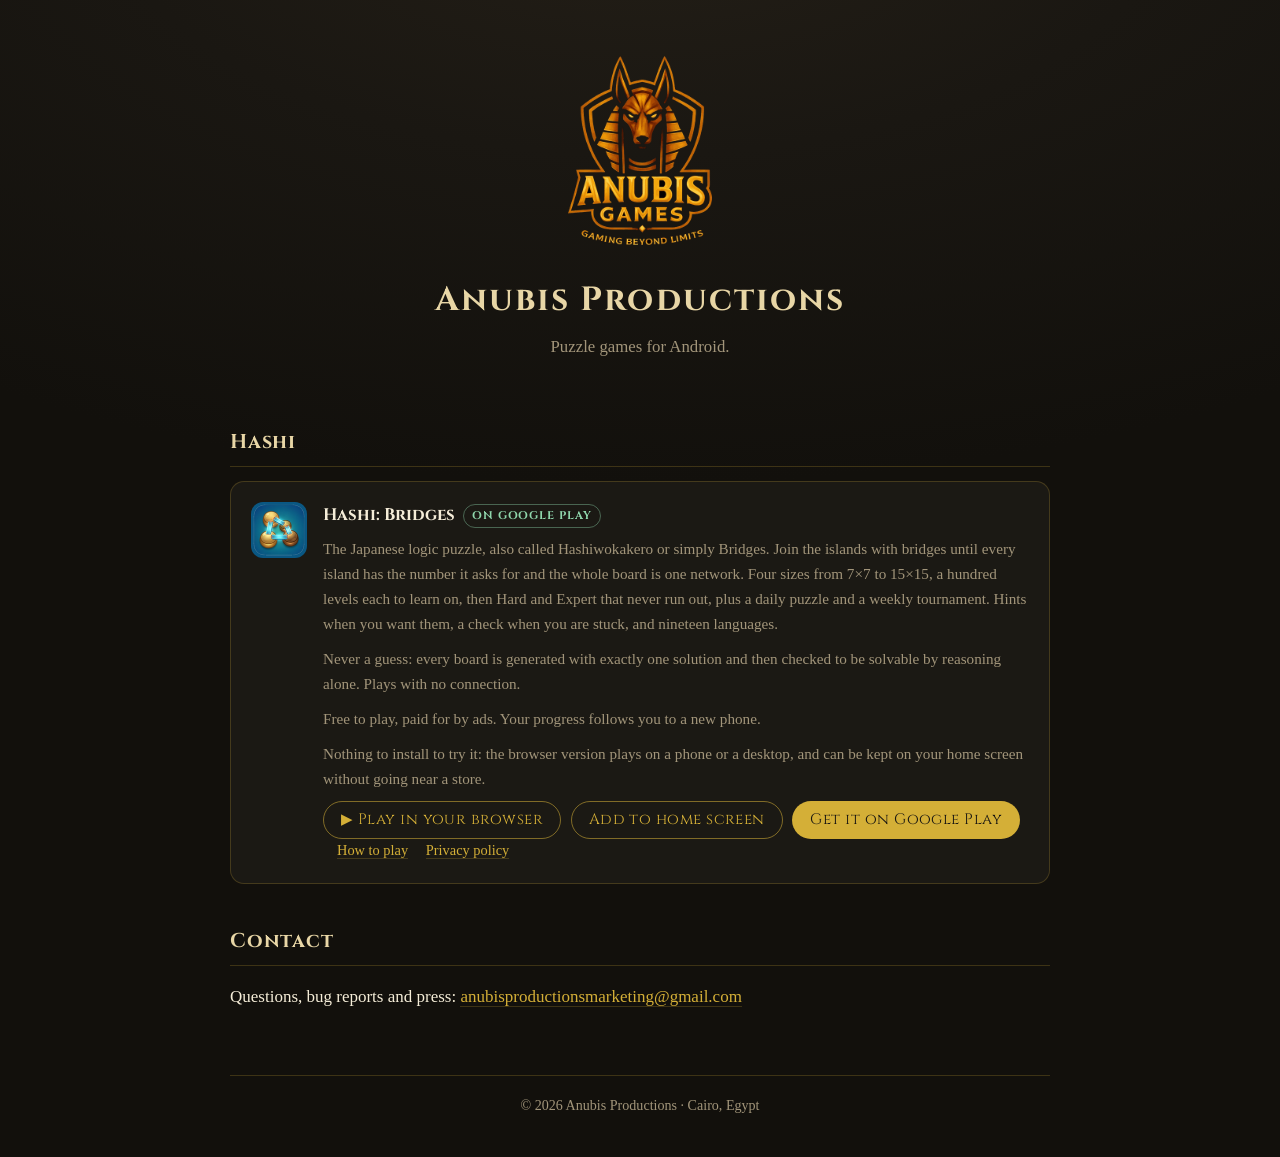
<file: index.html>
<!doctype html>
<html lang="en">
<head>
<meta charset="utf-8">
<meta name="viewport" content="width=device-width, initial-scale=1">
<meta name="google-site-verification" content="X5XNiFXGBZVFxzrufDJPLl8u-9448h1SgNMtmITYtWI">
<title>Anubis Productions: Hashi, the bridges puzzle</title>
<meta name="description" content="Hashi, the Japanese bridges puzzle, free on Android and playable in your browser. Four sizes, a daily puzzle, a weekly tournament, and never a guess.">
<link rel="canonical" href="https://anubisproductions.github.io/">
<link rel="icon" sizes="32x32" href="assets/anubis-icon-32.png">
<link rel="icon" sizes="256x256" href="assets/anubis-icon-256.png">
<link rel="stylesheet" href="style.css">

<!-- Share cards. A link posted anywhere is clicked or ignored on the strength
     of these three lines and the image, so they are not an afterthought. -->
<meta property="og:type" content="website">
<meta property="og:site_name" content="Anubis Productions">
<meta property="og:url" content="https://anubisproductions.github.io/">
<meta property="og:title" content="Hashi: the Japanese bridges puzzle">
<meta property="og:description" content="Join the islands with bridges. Free on Android, and playable right now in your browser, with no install and no account.">
<meta property="og:image" content="https://anubisproductions.github.io/assets/hashi-share.png">
<meta property="og:image:width" content="1200">
<meta property="og:image:height" content="630">
<meta property="og:image:alt" content="Hashi: Bridges &amp; Islands, the Japanese logic puzzle">
<meta name="twitter:card" content="summary_large_image">
<meta name="twitter:title" content="Hashi: the Japanese bridges puzzle">
<meta name="twitter:description" content="Join the islands with bridges. Free on Android, and playable right now in your browser.">
<meta name="twitter:image" content="https://anubisproductions.github.io/assets/hashi-share.png">

<script type="application/ld+json">
{
  "@context": "https://schema.org",
  "@type": "SoftwareApplication",
  "name": "Hashi: Bridges & Islands",
  "alternateName": ["Hashi", "Hashiwokakero", "Bridges"],
  "applicationCategory": "GameApplication",
  "applicationSubCategory": "Puzzle",
  "operatingSystem": "Android 7.0 and later",
  "url": "https://anubisproductions.github.io/",
  "installUrl": "https://play.google.com/store/apps/details?id=com.anubisproductions.hashi&referrer=utm_source%3Danubis-site%26utm_medium%3Dweb%26utm_campaign%3Drich-result",
  "image": "https://anubisproductions.github.io/assets/hashi-share.png",
  "description": "Hashi, also called Hashiwokakero or Bridges, is a Japanese logic puzzle. Every island carries a number; draw bridges between them until each island has exactly as many bridges as its number says, no two bridges cross, and the whole board is one network.",
  "offers": { "@type": "Offer", "price": "0", "priceCurrency": "USD" },
  "author": { "@type": "Organization", "name": "Anubis Productions" }
}
</script>

<!-- Measurement. Consent defaults to denied inside this file; see the
     privacy policy for what it records. -->
<!-- Installable from any page: the manifest is scoped to the whole site and
     starts the game, so somebody reading the rules can keep it without first
     finding their way to the board. -->
<link rel="manifest" href="/manifest.webmanifest">
<meta name="theme-color" content="#12100c">
<meta name="mobile-web-app-capable" content="yes">
<meta name="apple-mobile-web-app-capable" content="yes">
<meta name="apple-mobile-web-app-title" content="Hashi">
<link rel="apple-touch-icon" href="/assets/hashi-icon-192.png">
<script src="/assets/install.js"></script>
<script src="/assets/analytics.js" defer></script>
</head>
<body>
<div class="wrap">

<header>
	<img src="assets/anubis-logo-shield.png" alt="Anubis Productions">
	<h1>Anubis Productions</h1>
	<p class="tagline">Puzzle games for Android.</p>
</header>

<main>
	<h2>Hashi</h2>
	<div class="apps one">

		<div class="app">
			<img src="assets/hashi-icon.png" alt="">
			<div>
				<h3>Hashi: Bridges<span class="badge live">On Google Play</span></h3>
				<p>The Japanese logic puzzle, also called Hashiwokakero or simply
				Bridges. Join the islands with bridges until every island has the
				number it asks for and the whole board is one network. Four sizes from
				7×7 to 15×15, a hundred levels each to learn on, then Hard and Expert
				that never run out, plus a daily puzzle and a weekly tournament. Hints
				when you want them, a check when you are stuck, and nineteen languages.</p>
				<p>Never a guess: every board is generated with exactly one solution
				and then checked to be solvable by reasoning alone. Plays with no
				connection.</p>
				<p>Free to play, paid for by ads. Your progress follows you to a new
				phone.</p>
				<p>Nothing to install to try it: the browser version plays on a phone
				or a desktop, and can be kept on your home screen without going near a
				store.</p>
				<div class="links">
					<a class="cta secondary" href="play/hashi/">▶ Play in your browser</a>
					<button type="button" class="cta secondary" data-install hidden>Add to home screen</button>
					<a class="cta" href="https://play.google.com/store/apps/details?id=com.anubisproductions.hashi&amp;referrer=utm_source%3Danubis-site%26utm_medium%3Dweb%26utm_campaign%3Dhomepage">Get it on Google Play</a>
					<a href="hashi/how-to-play.html">How to play</a>
					<a href="privacy/hashi.html">Privacy policy</a>
				</div>
			</div>
		</div>

	</div>

	<h2>Contact</h2>
	<p>Questions, bug reports and press:
	<a href="mailto:anubisproductionsmarketing@gmail.com">anubisproductionsmarketing@gmail.com</a></p>
</main>

<footer>
	© 2026 Anubis Productions · Cairo, Egypt
</footer>

</div>
</body>
</html>
</file>
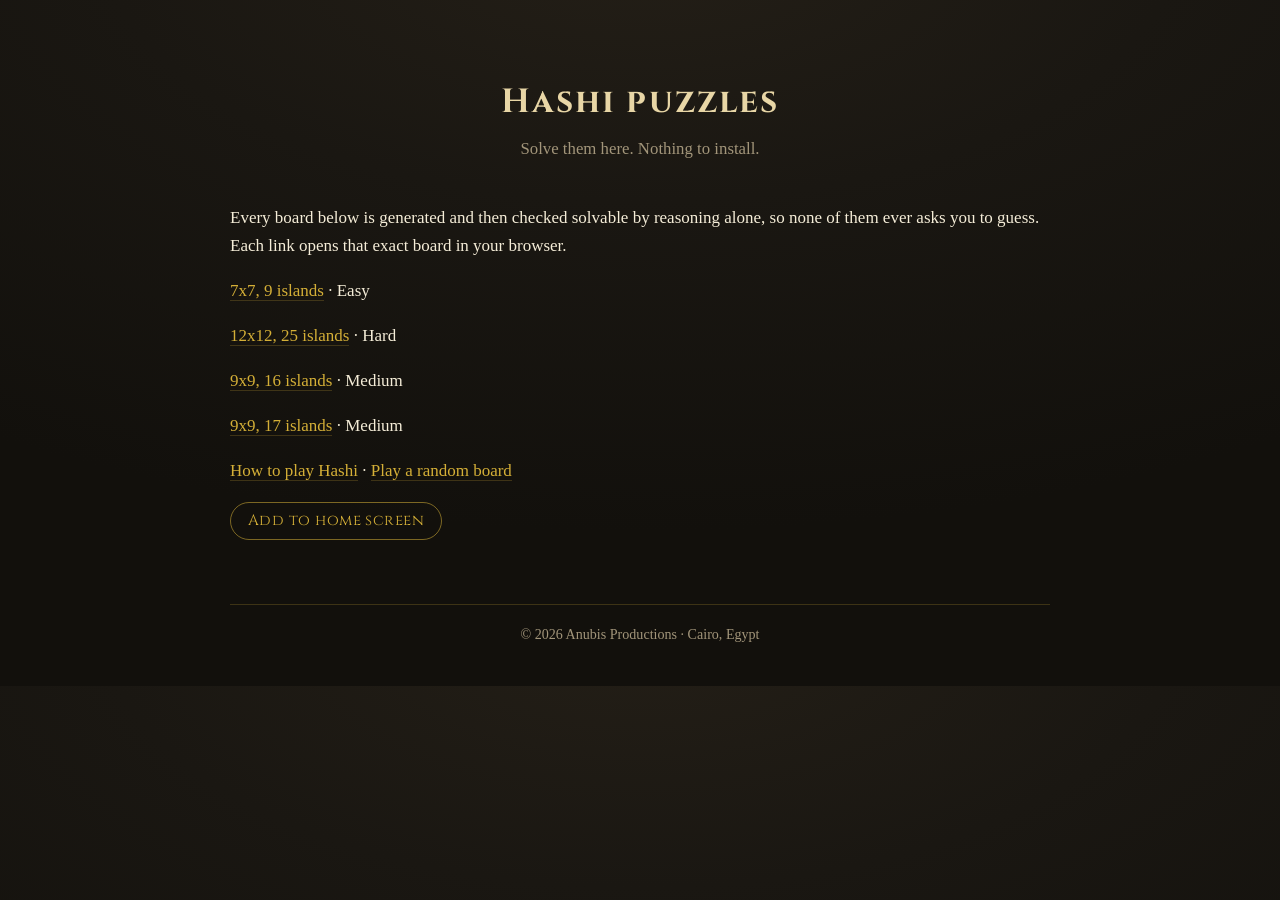
<file: puzzles/index.html>
<!doctype html>
<html lang="en">
<head>
<meta charset="utf-8">
<meta name="viewport" content="width=device-width, initial-scale=1">
<title>Hashi puzzles to solve, free and in your browser</title>
<meta name="description" content="Hashi boards you can solve right now in a browser, with nothing to install. Every one is generated so that it never needs a guess.">
<link rel="canonical" href="https://anubisproductions.github.io/puzzles/">
<link rel="icon" sizes="32x32" href="/assets/anubis-icon-32.png">
<link rel="icon" sizes="256x256" href="/assets/anubis-icon-256.png">
<link rel="stylesheet" href="/style.css">
<meta property="og:type" content="website">
<meta property="og:site_name" content="Anubis Productions">
<meta property="og:url" content="https://anubisproductions.github.io/puzzles/">
<meta property="og:title" content="Hashi puzzles to solve, free and in your browser">
<meta property="og:description" content="Boards you can solve right now, with nothing to install. None of them ever needs a guess.">
<meta property="og:image" content="https://anubisproductions.github.io/assets/hashi-share.png">
<meta name="twitter:card" content="summary_large_image">
<meta name="twitter:image" content="https://anubisproductions.github.io/assets/hashi-share.png">
<link rel="manifest" href="/manifest.webmanifest">
<meta name="theme-color" content="#12100c">
<link rel="apple-touch-icon" href="/assets/hashi-icon-192.png">
<script src="/assets/analytics.js" defer></script>
<script src="/assets/install.js"></script>
</head>
<body>
<div class="wrap">

<header>
	<h1>Hashi puzzles</h1>
	<p class="tagline">Solve them here. Nothing to install.</p>
</header>

<main>
	<p>Every board below is generated and then checked solvable by reasoning
	alone, so none of them ever asks you to guess. Each link opens that exact
	board in your browser.</p>

	<p><a href="/puzzles/easy-11/">7x7, 9 islands</a> &middot; Easy</p>
	<p><a href="/puzzles/hard-8/">12x12, 25 islands</a> &middot; Hard</p>
	<p><a href="/puzzles/medium-15/">9x9, 16 islands</a> &middot; Medium</p>
	<p><a href="/puzzles/medium-35/">9x9, 17 islands</a> &middot; Medium</p>

	<p><a href="/hashi/how-to-play.html">How to play Hashi</a> &middot;
	<a href="/play/hashi/">Play a random board</a></p>

	<p><button type="button" class="cta secondary" data-install hidden>Add to home screen</button></p>
</main>

<footer>
	&copy; 2026 Anubis Productions &middot; Cairo, Egypt
</footer>

</div>
</body>
</html>
</file>
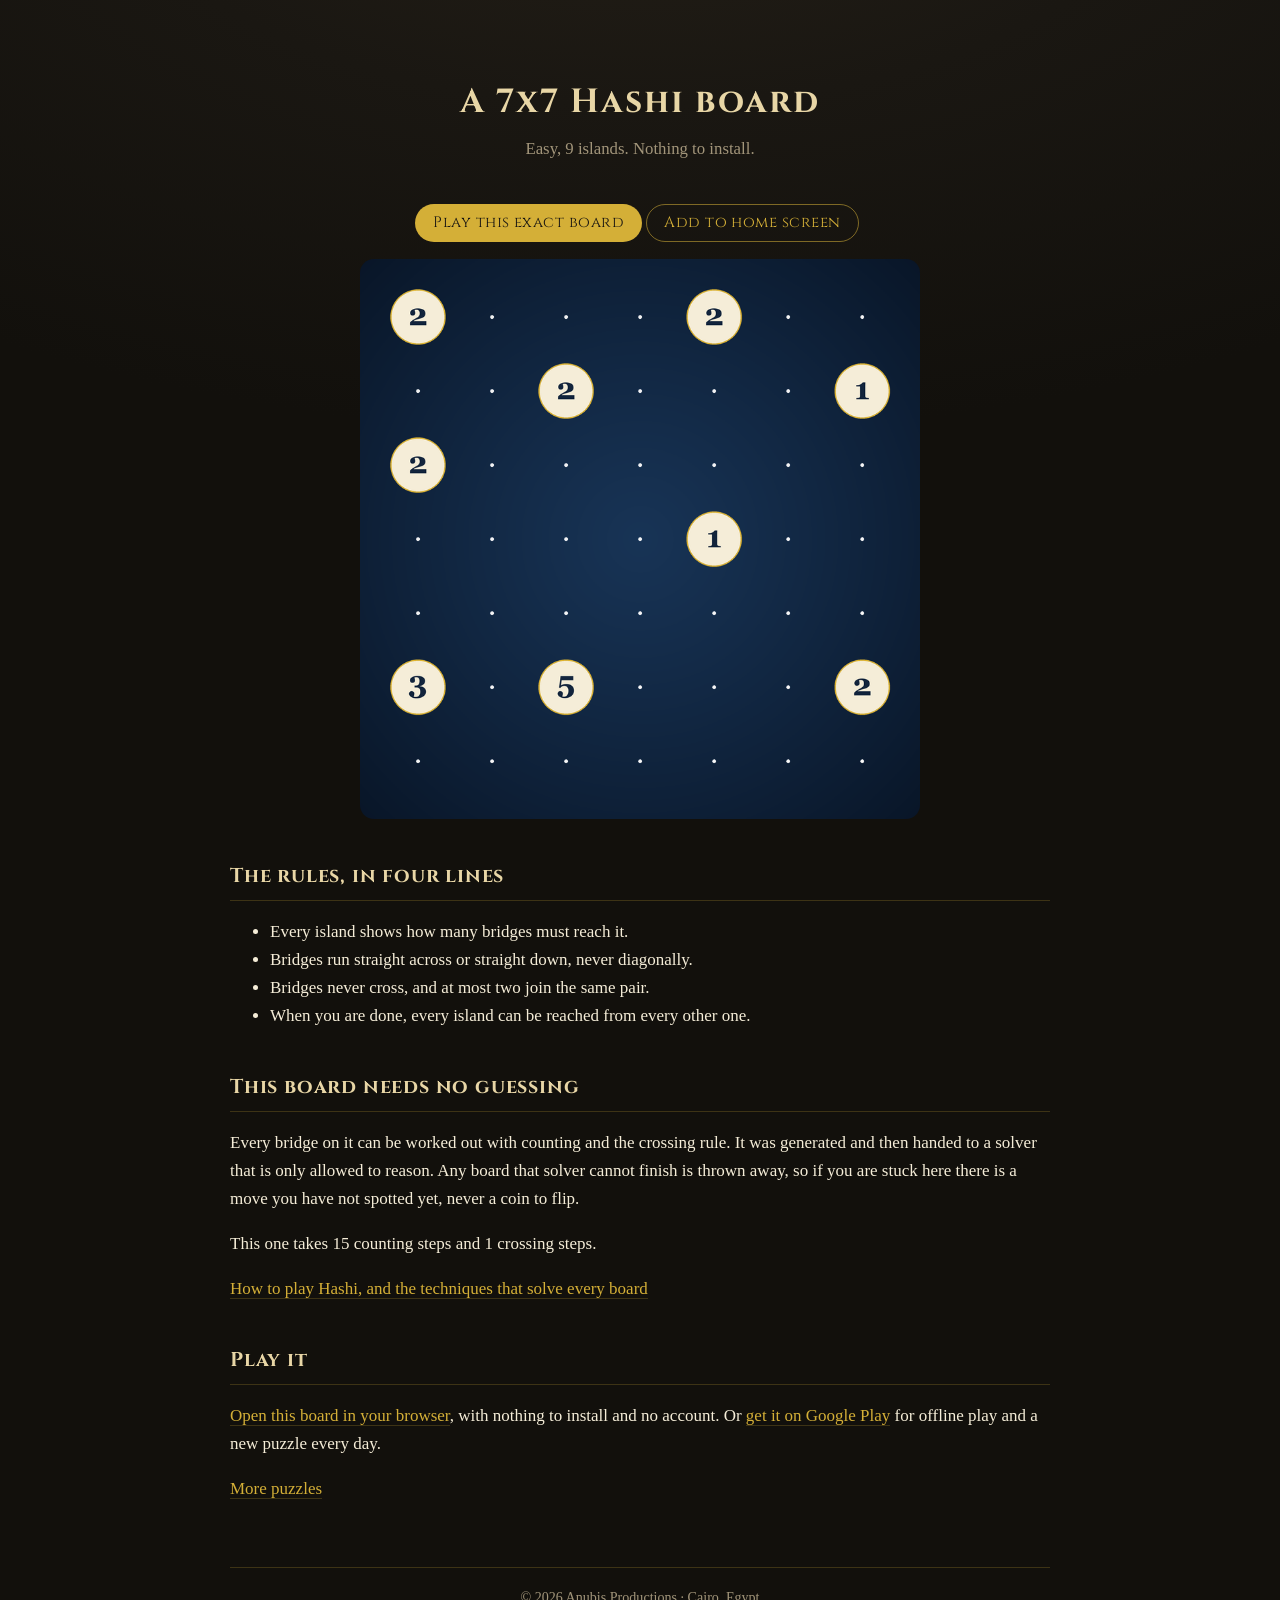
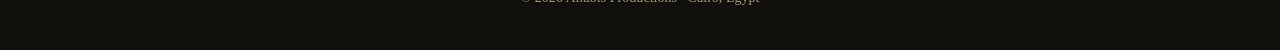
<file: puzzles/easy-11/index.html>
<!doctype html>
<html lang="en">
<head>
<meta charset="utf-8">
<meta name="viewport" content="width=device-width, initial-scale=1">
<title>Hashi puzzle easy-11, a 7x7 board you can solve in your browser</title>
<meta name="description" content="A 7x7 Hashi board with 9 numbered islands, free to solve in your browser. Generated so it never needs a guess.">
<link rel="canonical" href="https://anubisproductions.github.io/puzzles/easy-11/">
<link rel="icon" sizes="32x32" href="/assets/anubis-icon-32.png">
<link rel="icon" sizes="256x256" href="/assets/anubis-icon-256.png">
<link rel="stylesheet" href="/style.css">

<!-- The board is the share card. A link to a puzzle should preview as the
     puzzle, not as a logo. -->
<meta property="og:type" content="article">
<meta property="og:site_name" content="Anubis Productions">
<meta property="og:url" content="https://anubisproductions.github.io/puzzles/easy-11/">
<meta property="og:title" content="Hashi puzzle easy-11, a 7x7 board you can solve in your browser">
<meta property="og:description" content="A 7x7 Hashi board with 9 numbered islands, free to solve in your browser. Generated so it never needs a guess.">
<meta property="og:image" content="https://anubisproductions.github.io/puzzles/easy-11/board.png">
<meta property="og:image:width" content="832">
<meta property="og:image:height" content="832">
<meta property="og:image:alt" content="A 7x7 Hashi board with 9 numbered islands">
<meta name="twitter:card" content="summary_large_image">
<meta name="twitter:title" content="Hashi puzzle easy-11, a 7x7 board you can solve in your browser">
<meta name="twitter:description" content="A 7x7 Hashi board with 9 numbered islands, free to solve in your browser. Generated so it never needs a guess.">
<meta name="twitter:image" content="https://anubisproductions.github.io/puzzles/easy-11/board.png">

<script type="application/ld+json">
{
  "@context": "https://schema.org",
  "@type": "Game",
  "name": "Hashi puzzle easy-11, a 7x7 board you can solve in your browser",
  "url": "https://anubisproductions.github.io/puzzles/easy-11/",
  "image": "https://anubisproductions.github.io/puzzles/easy-11/board.png",
  "description": "A 7x7 Hashi board with 9 numbered islands, free to solve in your browser. Generated so it never needs a guess.",
  "genre": "Puzzle",
  "gamePlatform": ["Web browser", "Android"],
  "author": { "@type": "Organization", "name": "Anubis Productions" }
}
</script>

<link rel="manifest" href="/manifest.webmanifest">
<meta name="theme-color" content="#12100c">
<link rel="apple-touch-icon" href="/assets/hashi-icon-192.png">
<script src="/assets/analytics.js" defer></script>
<script src="/assets/install.js"></script>
</head>
<body>
<div class="wrap">

<header>
	<h1>A 7x7 Hashi board</h1>
	<p class="tagline">Easy, 9 islands. Nothing to install.</p>
</header>

<main>
	<p style="text-align:center">
		<a class="cta" href="/play/hashi/?level=easy-11&amp;utm_source=anubis-site&amp;utm_medium=web&amp;utm_campaign=puzzle-page">Play this exact board</a>
		<button type="button" class="cta secondary" data-install hidden>Add to home screen</button>
	</p>

	<p><img src="board.png" alt="A 7x7 Hashi board with 9 numbered islands" style="width:100%;max-width:560px;display:block;margin:0 auto;border-radius:14px"></p>

	<h2>The rules, in four lines</h2>
	<ul>
		<li>Every island shows how many bridges must reach it.</li>
		<li>Bridges run straight across or straight down, never diagonally.</li>
		<li>Bridges never cross, and at most two join the same pair.</li>
		<li>When you are done, every island can be reached from every other one.</li>
	</ul>

	<h2>This board needs no guessing</h2>
	<p>Every bridge on it can be worked out with counting and the crossing rule. It was generated and then handed to a solver that is only
	allowed to reason. Any board that solver cannot finish is thrown away, so
	if you are stuck here there is a move you have not spotted yet, never a
	coin to flip.</p>

	<p>This one takes 15 counting steps and 1 crossing steps.</p>

	<p><a href="/hashi/how-to-play.html">How to play Hashi, and the techniques that solve every board</a></p>

	<h2>Play it</h2>
	<p><a href="/play/hashi/?level=easy-11&amp;utm_source=anubis-site&amp;utm_medium=web&amp;utm_campaign=puzzle-page">Open this board in your browser</a>,
	with nothing to install and no account. Or
	<a href="https://play.google.com/store/apps/details?id=com.anubisproductions.hashi&amp;referrer=utm_source%3Danubis-site%26utm_medium%3Dweb%26utm_campaign%3Dpuzzle-page">get it on Google Play</a>
	for offline play and a new puzzle every day.</p>

	<p><a href="/puzzles/">More puzzles</a></p>
</main>

<footer>
	&copy; 2026 Anubis Productions &middot; Cairo, Egypt
</footer>

</div>
</body>
</html>
</file>
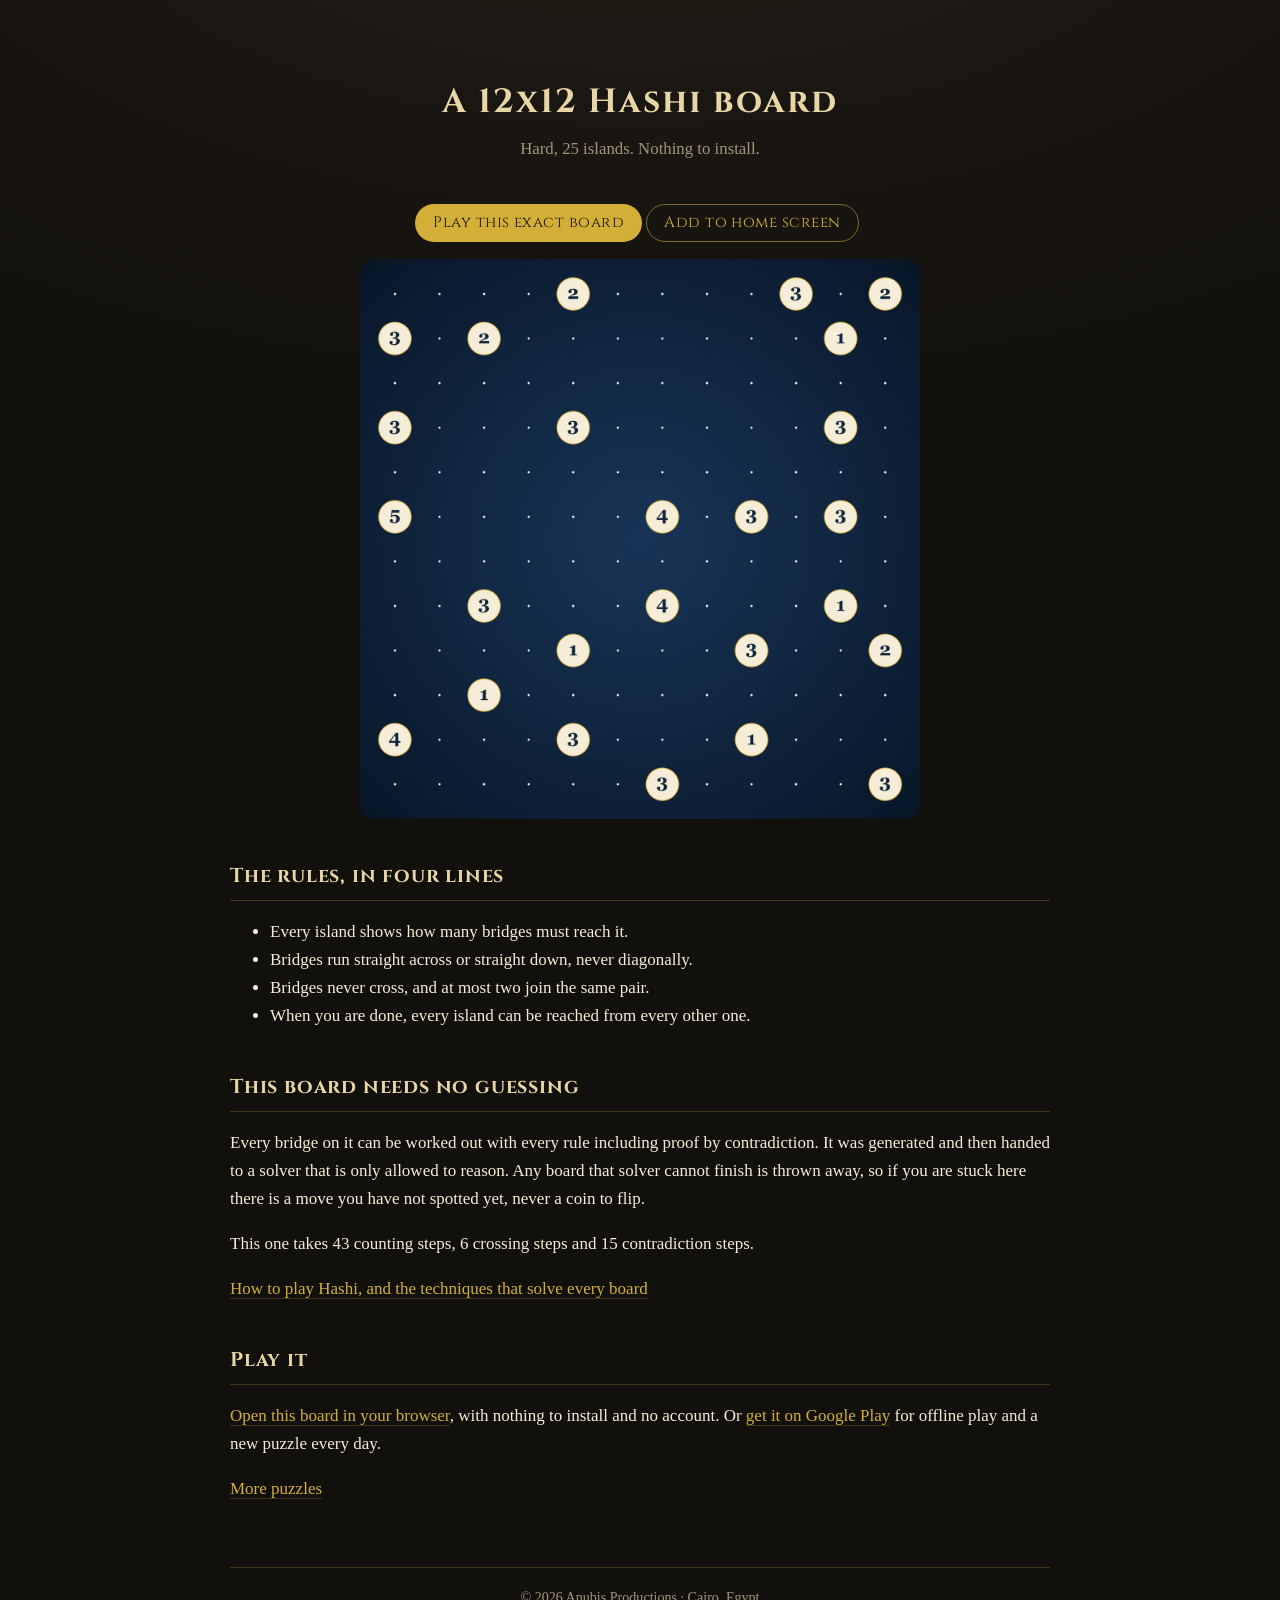
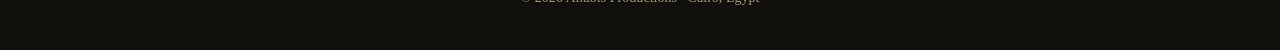
<file: puzzles/hard-8/index.html>
<!doctype html>
<html lang="en">
<head>
<meta charset="utf-8">
<meta name="viewport" content="width=device-width, initial-scale=1">
<title>Hashi puzzle hard-8, a 12x12 board you can solve in your browser</title>
<meta name="description" content="A 12x12 Hashi board with 25 numbered islands, free to solve in your browser. Generated so it never needs a guess.">
<link rel="canonical" href="https://anubisproductions.github.io/puzzles/hard-8/">
<link rel="icon" sizes="32x32" href="/assets/anubis-icon-32.png">
<link rel="icon" sizes="256x256" href="/assets/anubis-icon-256.png">
<link rel="stylesheet" href="/style.css">

<!-- The board is the share card. A link to a puzzle should preview as the
     puzzle, not as a logo. -->
<meta property="og:type" content="article">
<meta property="og:site_name" content="Anubis Productions">
<meta property="og:url" content="https://anubisproductions.github.io/puzzles/hard-8/">
<meta property="og:title" content="Hashi puzzle hard-8, a 12x12 board you can solve in your browser">
<meta property="og:description" content="A 12x12 Hashi board with 25 numbered islands, free to solve in your browser. Generated so it never needs a guess.">
<meta property="og:image" content="https://anubisproductions.github.io/puzzles/hard-8/board.png">
<meta property="og:image:width" content="1382">
<meta property="og:image:height" content="1382">
<meta property="og:image:alt" content="A 12x12 Hashi board with 25 numbered islands">
<meta name="twitter:card" content="summary_large_image">
<meta name="twitter:title" content="Hashi puzzle hard-8, a 12x12 board you can solve in your browser">
<meta name="twitter:description" content="A 12x12 Hashi board with 25 numbered islands, free to solve in your browser. Generated so it never needs a guess.">
<meta name="twitter:image" content="https://anubisproductions.github.io/puzzles/hard-8/board.png">

<script type="application/ld+json">
{
  "@context": "https://schema.org",
  "@type": "Game",
  "name": "Hashi puzzle hard-8, a 12x12 board you can solve in your browser",
  "url": "https://anubisproductions.github.io/puzzles/hard-8/",
  "image": "https://anubisproductions.github.io/puzzles/hard-8/board.png",
  "description": "A 12x12 Hashi board with 25 numbered islands, free to solve in your browser. Generated so it never needs a guess.",
  "genre": "Puzzle",
  "gamePlatform": ["Web browser", "Android"],
  "author": { "@type": "Organization", "name": "Anubis Productions" }
}
</script>

<link rel="manifest" href="/manifest.webmanifest">
<meta name="theme-color" content="#12100c">
<link rel="apple-touch-icon" href="/assets/hashi-icon-192.png">
<script src="/assets/analytics.js" defer></script>
<script src="/assets/install.js"></script>
</head>
<body>
<div class="wrap">

<header>
	<h1>A 12x12 Hashi board</h1>
	<p class="tagline">Hard, 25 islands. Nothing to install.</p>
</header>

<main>
	<p style="text-align:center">
		<a class="cta" href="/play/hashi/?level=hard-8&amp;utm_source=anubis-site&amp;utm_medium=web&amp;utm_campaign=puzzle-page">Play this exact board</a>
		<button type="button" class="cta secondary" data-install hidden>Add to home screen</button>
	</p>

	<p><img src="board.png" alt="A 12x12 Hashi board with 25 numbered islands" style="width:100%;max-width:560px;display:block;margin:0 auto;border-radius:14px"></p>

	<h2>The rules, in four lines</h2>
	<ul>
		<li>Every island shows how many bridges must reach it.</li>
		<li>Bridges run straight across or straight down, never diagonally.</li>
		<li>Bridges never cross, and at most two join the same pair.</li>
		<li>When you are done, every island can be reached from every other one.</li>
	</ul>

	<h2>This board needs no guessing</h2>
	<p>Every bridge on it can be worked out with every rule including proof by contradiction. It was generated and then handed to a solver that is only
	allowed to reason. Any board that solver cannot finish is thrown away, so
	if you are stuck here there is a move you have not spotted yet, never a
	coin to flip.</p>

	<p>This one takes 43 counting steps, 6 crossing steps and 15 contradiction steps.</p>

	<p><a href="/hashi/how-to-play.html">How to play Hashi, and the techniques that solve every board</a></p>

	<h2>Play it</h2>
	<p><a href="/play/hashi/?level=hard-8&amp;utm_source=anubis-site&amp;utm_medium=web&amp;utm_campaign=puzzle-page">Open this board in your browser</a>,
	with nothing to install and no account. Or
	<a href="https://play.google.com/store/apps/details?id=com.anubisproductions.hashi&amp;referrer=utm_source%3Danubis-site%26utm_medium%3Dweb%26utm_campaign%3Dpuzzle-page">get it on Google Play</a>
	for offline play and a new puzzle every day.</p>

	<p><a href="/puzzles/">More puzzles</a></p>
</main>

<footer>
	&copy; 2026 Anubis Productions &middot; Cairo, Egypt
</footer>

</div>
</body>
</html>
</file>
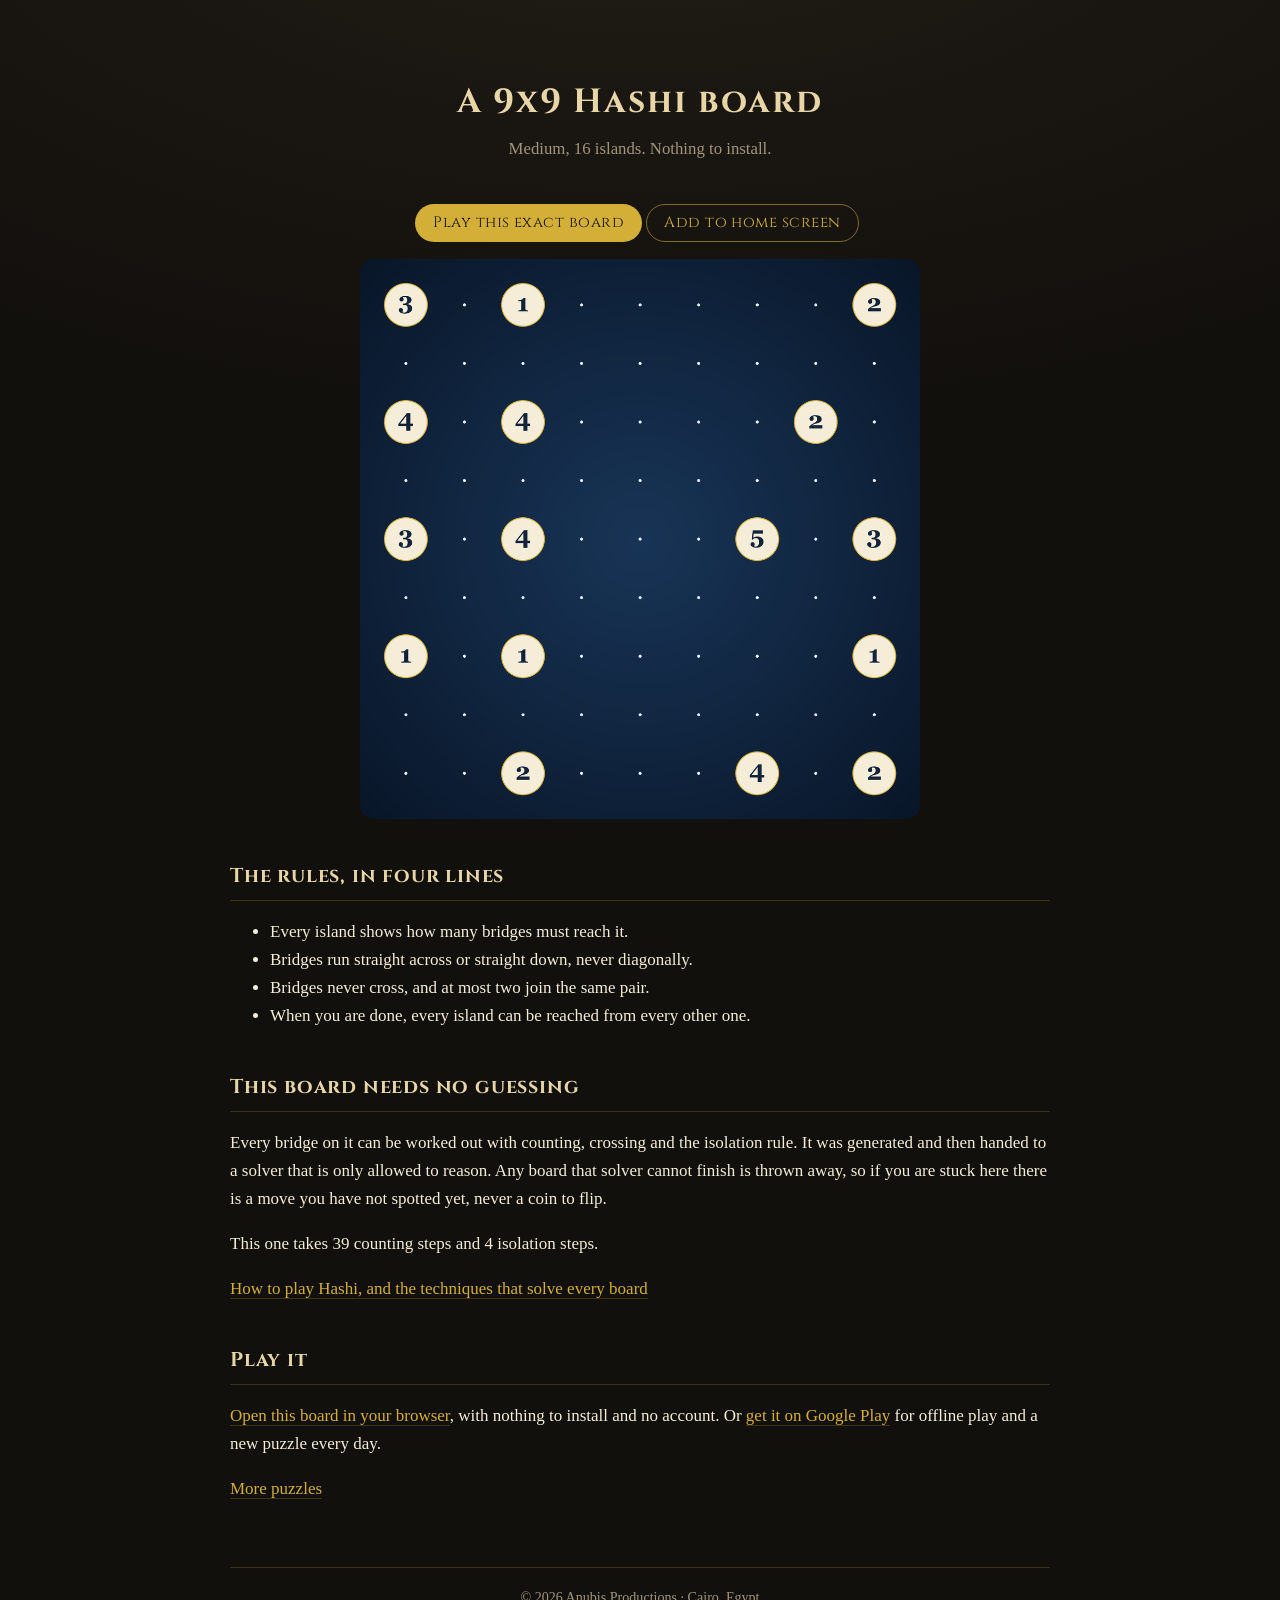
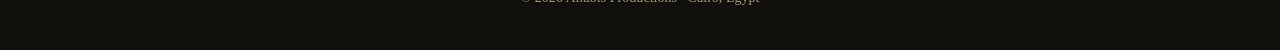
<file: puzzles/medium-15/index.html>
<!doctype html>
<html lang="en">
<head>
<meta charset="utf-8">
<meta name="viewport" content="width=device-width, initial-scale=1">
<title>Hashi puzzle medium-15, a 9x9 board you can solve in your browser</title>
<meta name="description" content="A 9x9 Hashi board with 16 numbered islands, free to solve in your browser. Generated so it never needs a guess.">
<link rel="canonical" href="https://anubisproductions.github.io/puzzles/medium-15/">
<link rel="icon" sizes="32x32" href="/assets/anubis-icon-32.png">
<link rel="icon" sizes="256x256" href="/assets/anubis-icon-256.png">
<link rel="stylesheet" href="/style.css">

<!-- The board is the share card. A link to a puzzle should preview as the
     puzzle, not as a logo. -->
<meta property="og:type" content="article">
<meta property="og:site_name" content="Anubis Productions">
<meta property="og:url" content="https://anubisproductions.github.io/puzzles/medium-15/">
<meta property="og:title" content="Hashi puzzle medium-15, a 9x9 board you can solve in your browser">
<meta property="og:description" content="A 9x9 Hashi board with 16 numbered islands, free to solve in your browser. Generated so it never needs a guess.">
<meta property="og:image" content="https://anubisproductions.github.io/puzzles/medium-15/board.png">
<meta property="og:image:width" content="1052">
<meta property="og:image:height" content="1052">
<meta property="og:image:alt" content="A 9x9 Hashi board with 16 numbered islands">
<meta name="twitter:card" content="summary_large_image">
<meta name="twitter:title" content="Hashi puzzle medium-15, a 9x9 board you can solve in your browser">
<meta name="twitter:description" content="A 9x9 Hashi board with 16 numbered islands, free to solve in your browser. Generated so it never needs a guess.">
<meta name="twitter:image" content="https://anubisproductions.github.io/puzzles/medium-15/board.png">

<script type="application/ld+json">
{
  "@context": "https://schema.org",
  "@type": "Game",
  "name": "Hashi puzzle medium-15, a 9x9 board you can solve in your browser",
  "url": "https://anubisproductions.github.io/puzzles/medium-15/",
  "image": "https://anubisproductions.github.io/puzzles/medium-15/board.png",
  "description": "A 9x9 Hashi board with 16 numbered islands, free to solve in your browser. Generated so it never needs a guess.",
  "genre": "Puzzle",
  "gamePlatform": ["Web browser", "Android"],
  "author": { "@type": "Organization", "name": "Anubis Productions" }
}
</script>

<link rel="manifest" href="/manifest.webmanifest">
<meta name="theme-color" content="#12100c">
<link rel="apple-touch-icon" href="/assets/hashi-icon-192.png">
<script src="/assets/analytics.js" defer></script>
<script src="/assets/install.js"></script>
</head>
<body>
<div class="wrap">

<header>
	<h1>A 9x9 Hashi board</h1>
	<p class="tagline">Medium, 16 islands. Nothing to install.</p>
</header>

<main>
	<p style="text-align:center">
		<a class="cta" href="/play/hashi/?level=medium-15&amp;utm_source=anubis-site&amp;utm_medium=web&amp;utm_campaign=puzzle-page">Play this exact board</a>
		<button type="button" class="cta secondary" data-install hidden>Add to home screen</button>
	</p>

	<p><img src="board.png" alt="A 9x9 Hashi board with 16 numbered islands" style="width:100%;max-width:560px;display:block;margin:0 auto;border-radius:14px"></p>

	<h2>The rules, in four lines</h2>
	<ul>
		<li>Every island shows how many bridges must reach it.</li>
		<li>Bridges run straight across or straight down, never diagonally.</li>
		<li>Bridges never cross, and at most two join the same pair.</li>
		<li>When you are done, every island can be reached from every other one.</li>
	</ul>

	<h2>This board needs no guessing</h2>
	<p>Every bridge on it can be worked out with counting, crossing and the isolation rule. It was generated and then handed to a solver that is only
	allowed to reason. Any board that solver cannot finish is thrown away, so
	if you are stuck here there is a move you have not spotted yet, never a
	coin to flip.</p>

	<p>This one takes 39 counting steps and 4 isolation steps.</p>

	<p><a href="/hashi/how-to-play.html">How to play Hashi, and the techniques that solve every board</a></p>

	<h2>Play it</h2>
	<p><a href="/play/hashi/?level=medium-15&amp;utm_source=anubis-site&amp;utm_medium=web&amp;utm_campaign=puzzle-page">Open this board in your browser</a>,
	with nothing to install and no account. Or
	<a href="https://play.google.com/store/apps/details?id=com.anubisproductions.hashi&amp;referrer=utm_source%3Danubis-site%26utm_medium%3Dweb%26utm_campaign%3Dpuzzle-page">get it on Google Play</a>
	for offline play and a new puzzle every day.</p>

	<p><a href="/puzzles/">More puzzles</a></p>
</main>

<footer>
	&copy; 2026 Anubis Productions &middot; Cairo, Egypt
</footer>

</div>
</body>
</html>
</file>
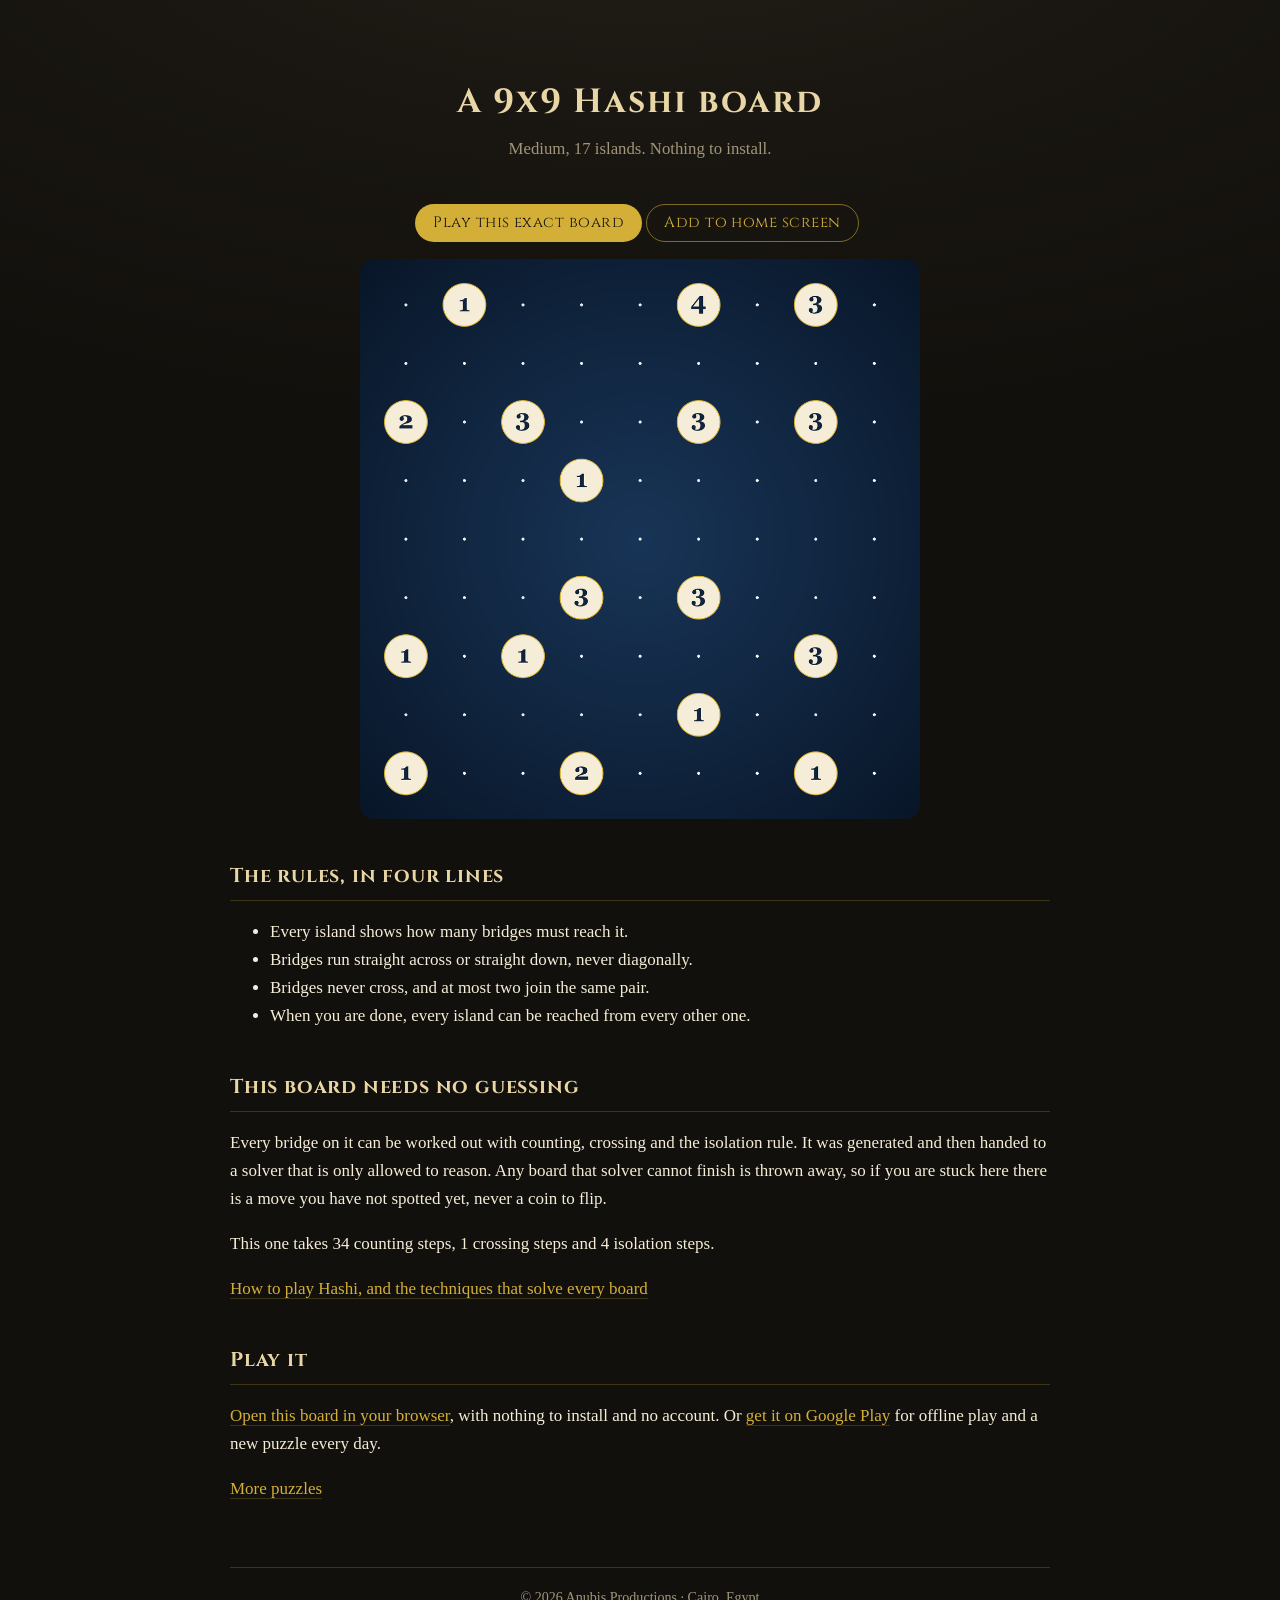
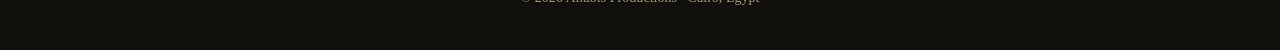
<file: puzzles/medium-35/index.html>
<!doctype html>
<html lang="en">
<head>
<meta charset="utf-8">
<meta name="viewport" content="width=device-width, initial-scale=1">
<title>Hashi puzzle medium-35, a 9x9 board you can solve in your browser</title>
<meta name="description" content="A 9x9 Hashi board with 17 numbered islands, free to solve in your browser. Generated so it never needs a guess.">
<link rel="canonical" href="https://anubisproductions.github.io/puzzles/medium-35/">
<link rel="icon" sizes="32x32" href="/assets/anubis-icon-32.png">
<link rel="icon" sizes="256x256" href="/assets/anubis-icon-256.png">
<link rel="stylesheet" href="/style.css">

<!-- The board is the share card. A link to a puzzle should preview as the
     puzzle, not as a logo. -->
<meta property="og:type" content="article">
<meta property="og:site_name" content="Anubis Productions">
<meta property="og:url" content="https://anubisproductions.github.io/puzzles/medium-35/">
<meta property="og:title" content="Hashi puzzle medium-35, a 9x9 board you can solve in your browser">
<meta property="og:description" content="A 9x9 Hashi board with 17 numbered islands, free to solve in your browser. Generated so it never needs a guess.">
<meta property="og:image" content="https://anubisproductions.github.io/puzzles/medium-35/board.png">
<meta property="og:image:width" content="1052">
<meta property="og:image:height" content="1052">
<meta property="og:image:alt" content="A 9x9 Hashi board with 17 numbered islands">
<meta name="twitter:card" content="summary_large_image">
<meta name="twitter:title" content="Hashi puzzle medium-35, a 9x9 board you can solve in your browser">
<meta name="twitter:description" content="A 9x9 Hashi board with 17 numbered islands, free to solve in your browser. Generated so it never needs a guess.">
<meta name="twitter:image" content="https://anubisproductions.github.io/puzzles/medium-35/board.png">

<script type="application/ld+json">
{
  "@context": "https://schema.org",
  "@type": "Game",
  "name": "Hashi puzzle medium-35, a 9x9 board you can solve in your browser",
  "url": "https://anubisproductions.github.io/puzzles/medium-35/",
  "image": "https://anubisproductions.github.io/puzzles/medium-35/board.png",
  "description": "A 9x9 Hashi board with 17 numbered islands, free to solve in your browser. Generated so it never needs a guess.",
  "genre": "Puzzle",
  "gamePlatform": ["Web browser", "Android"],
  "author": { "@type": "Organization", "name": "Anubis Productions" }
}
</script>

<link rel="manifest" href="/manifest.webmanifest">
<meta name="theme-color" content="#12100c">
<link rel="apple-touch-icon" href="/assets/hashi-icon-192.png">
<script src="/assets/analytics.js" defer></script>
<script src="/assets/install.js"></script>
</head>
<body>
<div class="wrap">

<header>
	<h1>A 9x9 Hashi board</h1>
	<p class="tagline">Medium, 17 islands. Nothing to install.</p>
</header>

<main>
	<p style="text-align:center">
		<a class="cta" href="/play/hashi/?level=medium-35&amp;utm_source=anubis-site&amp;utm_medium=web&amp;utm_campaign=puzzle-page">Play this exact board</a>
		<button type="button" class="cta secondary" data-install hidden>Add to home screen</button>
	</p>

	<p><img src="board.png" alt="A 9x9 Hashi board with 17 numbered islands" style="width:100%;max-width:560px;display:block;margin:0 auto;border-radius:14px"></p>

	<h2>The rules, in four lines</h2>
	<ul>
		<li>Every island shows how many bridges must reach it.</li>
		<li>Bridges run straight across or straight down, never diagonally.</li>
		<li>Bridges never cross, and at most two join the same pair.</li>
		<li>When you are done, every island can be reached from every other one.</li>
	</ul>

	<h2>This board needs no guessing</h2>
	<p>Every bridge on it can be worked out with counting, crossing and the isolation rule. It was generated and then handed to a solver that is only
	allowed to reason. Any board that solver cannot finish is thrown away, so
	if you are stuck here there is a move you have not spotted yet, never a
	coin to flip.</p>

	<p>This one takes 34 counting steps, 1 crossing steps and 4 isolation steps.</p>

	<p><a href="/hashi/how-to-play.html">How to play Hashi, and the techniques that solve every board</a></p>

	<h2>Play it</h2>
	<p><a href="/play/hashi/?level=medium-35&amp;utm_source=anubis-site&amp;utm_medium=web&amp;utm_campaign=puzzle-page">Open this board in your browser</a>,
	with nothing to install and no account. Or
	<a href="https://play.google.com/store/apps/details?id=com.anubisproductions.hashi&amp;referrer=utm_source%3Danubis-site%26utm_medium%3Dweb%26utm_campaign%3Dpuzzle-page">get it on Google Play</a>
	for offline play and a new puzzle every day.</p>

	<p><a href="/puzzles/">More puzzles</a></p>
</main>

<footer>
	&copy; 2026 Anubis Productions &middot; Cairo, Egypt
</footer>

</div>
</body>
</html>
</file>
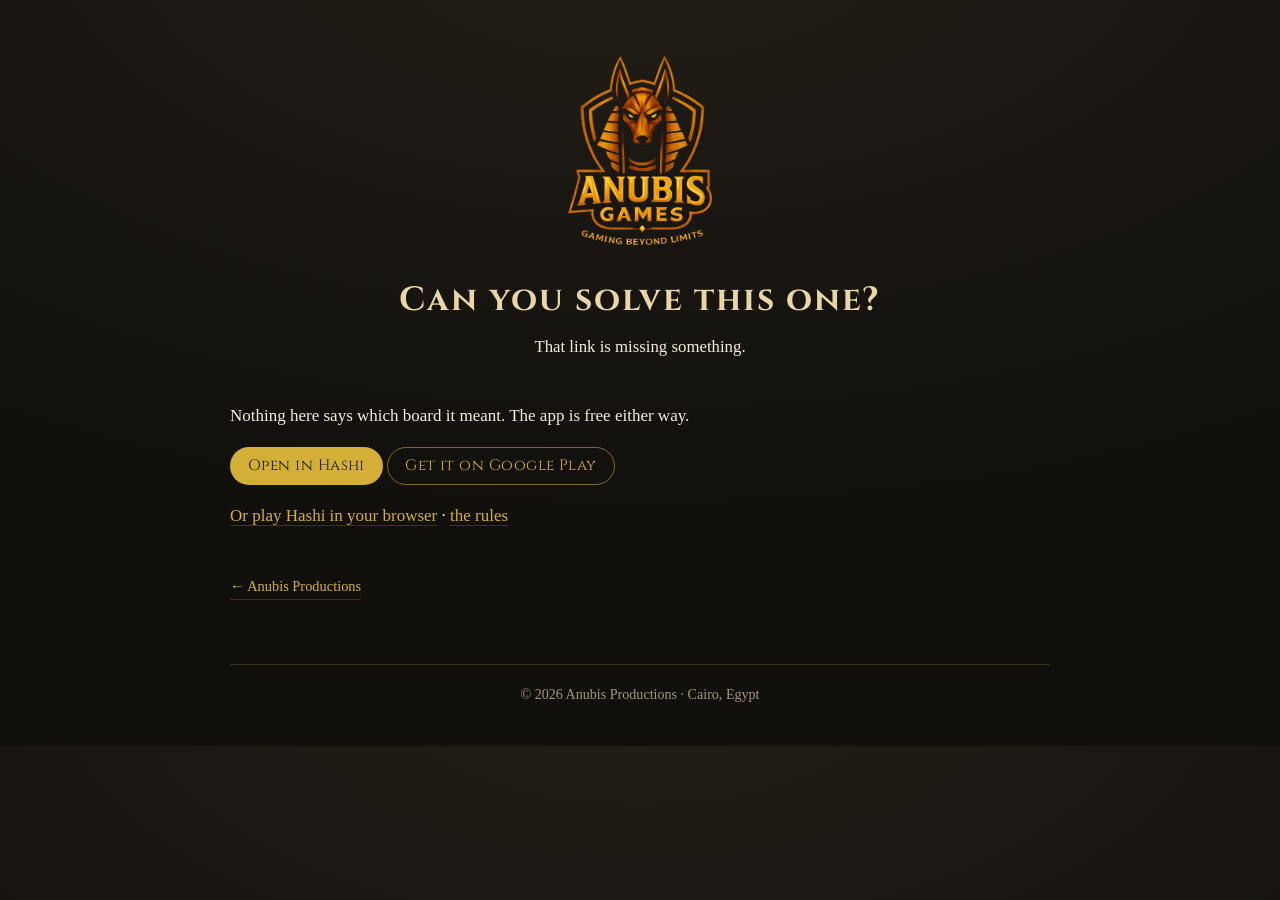
<file: hashi/challenge.html>
<!doctype html>
<html lang="en">
<head>
<meta charset="utf-8">
<meta name="viewport" content="width=device-width, initial-scale=1">
<title>A Hashi board someone sent you</title>
<meta name="description" content="Open the exact Hashi board a friend shared, in the app.">
<!-- Every one of these is a different board for one person, so there is
     nothing here for a search engine to index. follow, so the links out of
     it still count. -->
<meta name="robots" content="noindex, follow">
<link rel="icon" sizes="32x32" href="../assets/anubis-icon-32.png">
<link rel="icon" sizes="256x256" href="../assets/anubis-icon-256.png">
<link rel="stylesheet" href="../style.css">
<meta name="theme-color" content="#12100c">

<meta property="og:type" content="website">
<meta property="og:site_name" content="Anubis Productions">
<meta property="og:title" content="Can you solve this one?">
<meta property="og:description" content="A Hashi board, shared from the app. Open it and play the same puzzle.">
<meta property="og:image" content="https://anubisproductions.github.io/assets/hashi-share.png">
<meta property="og:image:width" content="1200">
<meta property="og:image:height" content="630">
<meta name="twitter:card" content="summary_large_image">

<script src="/assets/analytics.js" defer></script>
</head>
<body>
<div class="wrap doc">

<header>
	<img src="../assets/anubis-logo-shield.png" alt="Anubis Productions">
	<h1>Can you solve this one?</h1>
	<p class="tagline" id="what">A Hashi board, shared from the app.</p>
</header>

<main>

	<p id="lead">Opening it in Hashi&hellip;</p>

	<p>
		<a class="cta" id="open" href="#" hidden>Open in Hashi</a>
		<a class="cta secondary" id="store" href="https://play.google.com/store/apps/details?id=com.anubisproductions.hashi&amp;referrer=utm_source%3Dhashi-app%26utm_medium%3Dshare%26utm_campaign%3Dchallenge">Get it on Google Play</a>
	</p>

	<p id="note" class="tagline">The app builds the board from the link, so
	you will both be solving the same puzzle. Nothing is downloaded and
	nothing is stored here.</p>

	<p><a href="../play/hashi/">Or play Hashi in your browser</a> &middot;
	<a href="how-to-play.html">the rules</a></p>

	<a class="back" href="../">&larr; Anubis Productions</a>
</main>

<footer>
	© 2026 Anubis Productions · Cairo, Egypt
</footer>

</div>

<script>
(function () {
	"use strict";

	// The four values that are the board. They are passed straight through to
	// the app, which checks them properly; this page only has to avoid
	// building a nonsense intent out of a mangled link.
	var q = new URLSearchParams(location.search);
	var v = q.get("v") || "";
	var b = q.get("b") || "";
	var s = q.get("s") || "";
	var m = q.get("m") || "";

	var BANDS = {
		easy: ["Easy", "7×7"],
		medium: ["Medium", "9×9"],
		hard: ["Hard", "12×12"],
		expert: ["Expert", "15×15"]
	};

	var ok = /^\d+$/.test(v) && /^-?\d+$/.test(s) && BANDS.hasOwnProperty(b)
		&& /^[a-z]*$/.test(m);

	var what = document.getElementById("what");
	var lead = document.getElementById("lead");
	var open = document.getElementById("open");
	var note = document.getElementById("note");

	if (!ok) {
		what.textContent = "That link is missing something.";
		lead.textContent = "Nothing here says which board it meant. The app " +
			"is free either way.";
		note.hidden = true;
		return;
	}

	what.textContent = BANDS[b][0] + " · " + BANDS[b][1] +
		(m ? " · shaped board" : "");

	// Android: one URL that both opens the app and handles not having it.
	// Chrome reads S.browser_fallback_url when no installed app claims the
	// scheme, so the Play listing - tagged, per LISTINGS.md - is reached
	// without this page having to guess whether the app is there. It cannot
	// be asked, and every trick for guessing it is a timer that fires on a
	// slow phone that did have the app.
	var play = document.getElementById("store").href;
	var deep = "intent://challenge?v=" + encodeURIComponent(v) +
		"&b=" + encodeURIComponent(b) +
		"&s=" + encodeURIComponent(s) +
		(m ? "&m=" + encodeURIComponent(m) : "") +
		"#Intent;scheme=hashi;package=com.anubisproductions.hashi;" +
		"S.browser_fallback_url=" + encodeURIComponent(play) + ";end";

	var android = /Android/i.test(navigator.userAgent);
	open.href = android ? deep : play;
	open.hidden = false;

	if (!android) {
		lead.textContent = "Hashi is an Android app. Open this link on your " +
			"phone to play the board.";
		open.textContent = "Get it on Google Play";
		document.getElementById("store").hidden = true;
		return;
	}

	lead.textContent = "Opening it in Hashi…";
	// A click on this page is what lets the navigation happen at all on some
	// Android browsers, so the button stays whatever the automatic attempt
	// does. The attempt is deferred a tick so the page has painted and there
	// is something to come back to.
	setTimeout(function () { location.href = deep; }, 60);
}());
</script>
</body>
</html>
</file>
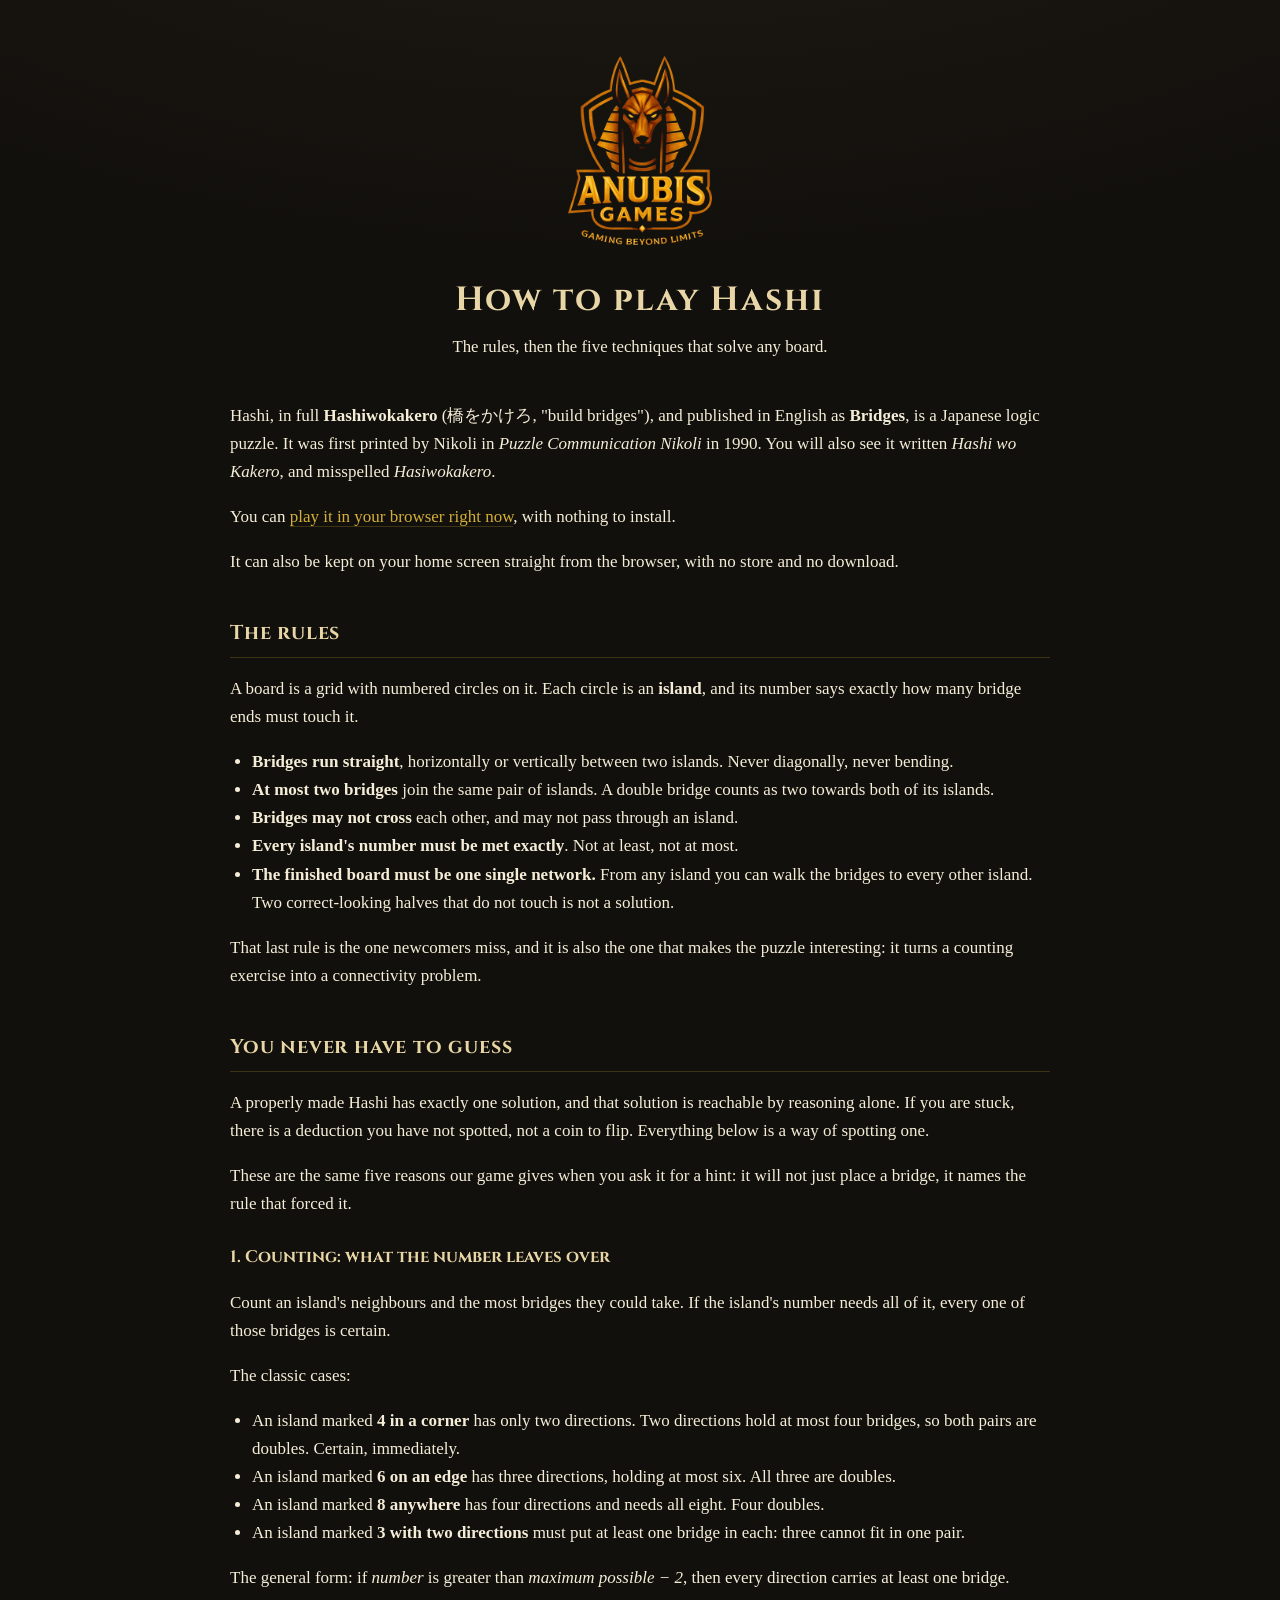
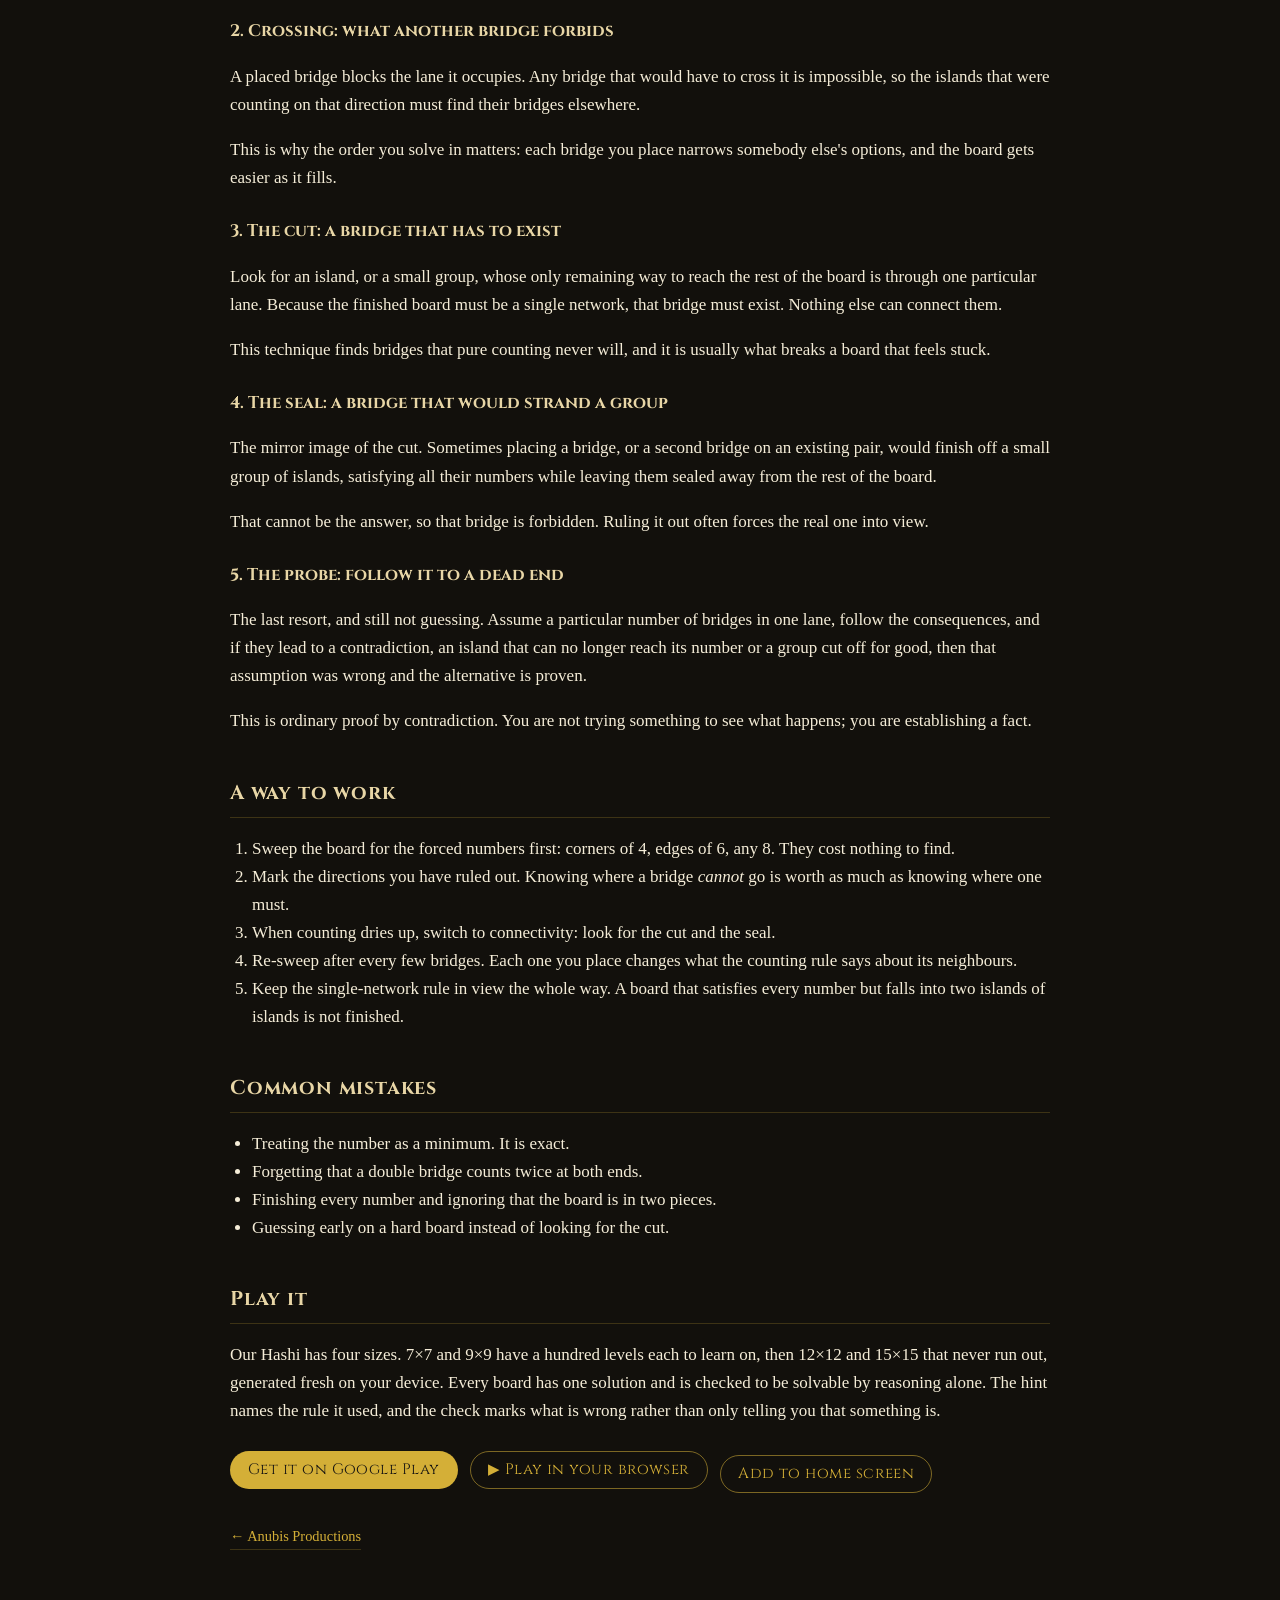
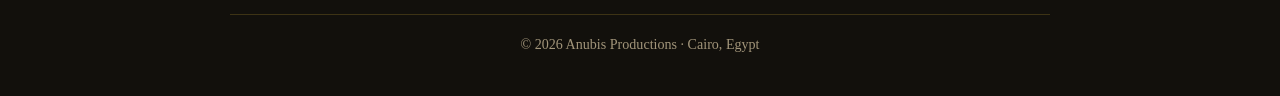
<file: hashi/how-to-play.html>
<!doctype html>
<html lang="en">
<head>
<meta charset="utf-8">
<meta name="viewport" content="width=device-width, initial-scale=1">
<title>How to play Hashi: rules and solving techniques</title>
<meta name="description" content="The rules of Hashi (Hashiwokakero, Bridges) and the five techniques that solve every puzzle without guessing: counting, crossing, the cut, the seal, and the probe.">
<link rel="canonical" href="https://anubisproductions.github.io/hashi/how-to-play.html">
<link rel="icon" sizes="32x32" href="../assets/anubis-icon-32.png">
<link rel="icon" sizes="256x256" href="../assets/anubis-icon-256.png">
<link rel="stylesheet" href="../style.css">

<meta property="og:type" content="article">
<meta property="og:site_name" content="Anubis Productions">
<meta property="og:url" content="https://anubisproductions.github.io/hashi/how-to-play.html">
<meta property="og:title" content="How to play Hashi: rules and solving techniques">
<meta property="og:description" content="The rules of the Japanese bridges puzzle, and the five techniques that solve every board without ever guessing.">
<meta property="og:image" content="https://anubisproductions.github.io/assets/hashi-share.png">
<meta property="og:image:width" content="1200">
<meta property="og:image:height" content="630">
<meta property="og:image:alt" content="Hashi: Bridges &amp; Islands, the Japanese logic puzzle">
<meta name="twitter:card" content="summary_large_image">
<meta name="twitter:title" content="How to play Hashi: rules and solving techniques">
<meta name="twitter:description" content="The rules of the Japanese bridges puzzle, and the five techniques that solve every board without ever guessing.">
<meta name="twitter:image" content="https://anubisproductions.github.io/assets/hashi-share.png">

<script type="application/ld+json">
{
  "@context": "https://schema.org",
  "@type": "Article",
  "headline": "How to play Hashi: rules and solving techniques",
  "description": "The rules of Hashi (Hashiwokakero, Bridges) and the five techniques that solve every puzzle without guessing.",
  "image": "https://anubisproductions.github.io/assets/hashi-share.png",
  "author": { "@type": "Organization", "name": "Anubis Productions" },
  "publisher": { "@type": "Organization", "name": "Anubis Productions" },
  "mainEntityOfPage": "https://anubisproductions.github.io/hashi/how-to-play.html"
}
</script>

<!-- Measurement. Consent defaults to denied inside this file; see the
     privacy policy for what it records. -->
<!-- Installable from any page: the manifest is scoped to the whole site and
     starts the game, so somebody reading the rules can keep it without first
     finding their way to the board. -->
<link rel="manifest" href="/manifest.webmanifest">
<meta name="theme-color" content="#12100c">
<meta name="mobile-web-app-capable" content="yes">
<meta name="apple-mobile-web-app-capable" content="yes">
<meta name="apple-mobile-web-app-title" content="Hashi">
<link rel="apple-touch-icon" href="/assets/hashi-icon-192.png">
<script src="/assets/install.js"></script>
<script src="/assets/analytics.js" defer></script>
</head>
<body>
<div class="wrap doc">

<header>
	<img src="../assets/anubis-logo-shield.png" alt="Anubis Productions">
	<h1>How to play Hashi</h1>
	<p class="tagline">The rules, then the five techniques that solve any board.</p>
</header>

<main>

	<p>Hashi, in full <strong>Hashiwokakero</strong> (橋をかけろ, "build
	bridges"), and published in English as <strong>Bridges</strong>, is a
	Japanese logic puzzle. It was first printed by Nikoli in
	<em>Puzzle Communication Nikoli</em> in 1990. You will also see it written
	<em>Hashi wo Kakero</em>, and misspelled <em>Hasiwokakero</em>.</p>

	<p>You can <a href="../play/hashi/">play it in your browser right now</a>,
	with nothing to install.</p>
	<p>It can also be kept on your home screen straight from the browser, with
	no store and no download.</p>

	<h2>The rules</h2>

	<p>A board is a grid with numbered circles on it. Each circle is an
	<strong>island</strong>, and its number says exactly how many bridge ends
	must touch it.</p>

	<ul>
		<li><strong>Bridges run straight</strong>, horizontally or vertically
		between two islands. Never diagonally, never bending.</li>
		<li><strong>At most two bridges</strong> join the same pair of islands.
		A double bridge counts as two towards both of its islands.</li>
		<li><strong>Bridges may not cross</strong> each other, and may not pass
		through an island.</li>
		<li><strong>Every island's number must be met exactly</strong>. Not at
		least, not at most.</li>
		<li><strong>The finished board must be one single network.</strong>
		From any island you can walk the bridges to every other island. Two
		correct-looking halves that do not touch is not a solution.</li>
	</ul>

	<p>That last rule is the one newcomers miss, and it is also the one that
	makes the puzzle interesting: it turns a counting exercise into a
	connectivity problem.</p>

	<h2>You never have to guess</h2>

	<p>A properly made Hashi has exactly one solution, and that solution is
	reachable by reasoning alone. If you are stuck, there is a deduction you
	have not spotted, not a coin to flip. Everything below is a way of
	spotting one.</p>

	<p>These are the same five reasons our game gives when you ask it for a
	hint: it will not just place a bridge, it names the rule that forced it.</p>

	<h3>1. Counting: what the number leaves over</h3>

	<p>Count an island's neighbours and the most bridges they could take. If
	the island's number needs all of it, every one of those bridges is
	certain.</p>

	<p>The classic cases:</p>

	<ul>
		<li>An island marked <strong>4 in a corner</strong> has only two
		directions. Two directions hold at most four bridges, so both pairs are
		doubles. Certain, immediately.</li>
		<li>An island marked <strong>6 on an edge</strong> has three
		directions, holding at most six. All three are doubles.</li>
		<li>An island marked <strong>8 anywhere</strong> has four directions
		and needs all eight. Four doubles.</li>
		<li>An island marked <strong>3 with two directions</strong> must put at
		least one bridge in each: three cannot fit in one pair.</li>
	</ul>

	<p>The general form: if <em>number</em> is greater than <em>maximum
	possible − 2</em>, then every direction carries at least one bridge.</p>

	<h3>2. Crossing: what another bridge forbids</h3>

	<p>A placed bridge blocks the lane it occupies. Any bridge that would have
	to cross it is impossible, so the islands that were counting on that
	direction must find their bridges elsewhere.</p>

	<p>This is why the order you solve in matters: each bridge you place
	narrows somebody else's options, and the board gets easier as it fills.</p>

	<h3>3. The cut: a bridge that has to exist</h3>

	<p>Look for an island, or a small group, whose only remaining way to reach
	the rest of the board is through one particular lane. Because the finished
	board must be a single network, that bridge must exist. Nothing else can
	connect them.</p>

	<p>This technique finds bridges that pure counting never will, and it is
	usually what breaks a board that feels stuck.</p>

	<h3>4. The seal: a bridge that would strand a group</h3>

	<p>The mirror image of the cut. Sometimes placing a bridge, or a second
	bridge on an existing pair, would finish off a small group of islands,
	satisfying all their numbers while leaving them sealed away from the rest
	of the board.</p>

	<p>That cannot be the answer, so that bridge is forbidden. Ruling it out
	often forces the real one into view.</p>

	<h3>5. The probe: follow it to a dead end</h3>

	<p>The last resort, and still not guessing. Assume a particular number of
	bridges in one lane, follow the consequences, and if they lead to a
	contradiction, an island that can no longer reach its number or a group
	cut off for good, then that assumption was wrong and the alternative is
	proven.</p>

	<p>This is ordinary proof by contradiction. You are not trying something to
	see what happens; you are establishing a fact.</p>

	<h2>A way to work</h2>

	<ol>
		<li>Sweep the board for the forced numbers first: corners of 4, edges
		of 6, any 8. They cost nothing to find.</li>
		<li>Mark the directions you have ruled out. Knowing where a bridge
		<em>cannot</em> go is worth as much as knowing where one must.</li>
		<li>When counting dries up, switch to connectivity: look for the cut
		and the seal.</li>
		<li>Re-sweep after every few bridges. Each one you place changes what
		the counting rule says about its neighbours.</li>
		<li>Keep the single-network rule in view the whole way. A board that
		satisfies every number but falls into two islands of islands is not
		finished.</li>
	</ol>

	<h2>Common mistakes</h2>

	<ul>
		<li>Treating the number as a minimum. It is exact.</li>
		<li>Forgetting that a double bridge counts twice at both ends.</li>
		<li>Finishing every number and ignoring that the board is in two
		pieces.</li>
		<li>Guessing early on a hard board instead of looking for the cut.</li>
	</ul>

	<h2>Play it</h2>

	<p>Our Hashi has four sizes. 7×7 and 9×9 have a hundred levels each to
	learn on, then 12×12 and 15×15 that never run out, generated fresh on your
	device. Every board has one solution and is checked to be solvable by
	reasoning alone. The hint names the rule it used, and the check marks what
	is wrong rather than only telling you that something is.</p>

	<p class="links">
		<a class="cta" href="https://play.google.com/store/apps/details?id=com.anubisproductions.hashi&amp;referrer=utm_source%3Danubis-site%26utm_medium%3Dweb%26utm_campaign%3Dhow-to-play">Get it on Google Play</a>
		<a class="cta secondary" href="../play/hashi/">▶ Play in your browser</a>
		<button type="button" class="cta secondary" data-install hidden>Add to home screen</button>
	</p>

	<a class="back" href="../">← Anubis Productions</a>
</main>

<footer>
	© 2026 Anubis Productions · Cairo, Egypt
</footer>

</div>
</body>
</html>
</file>
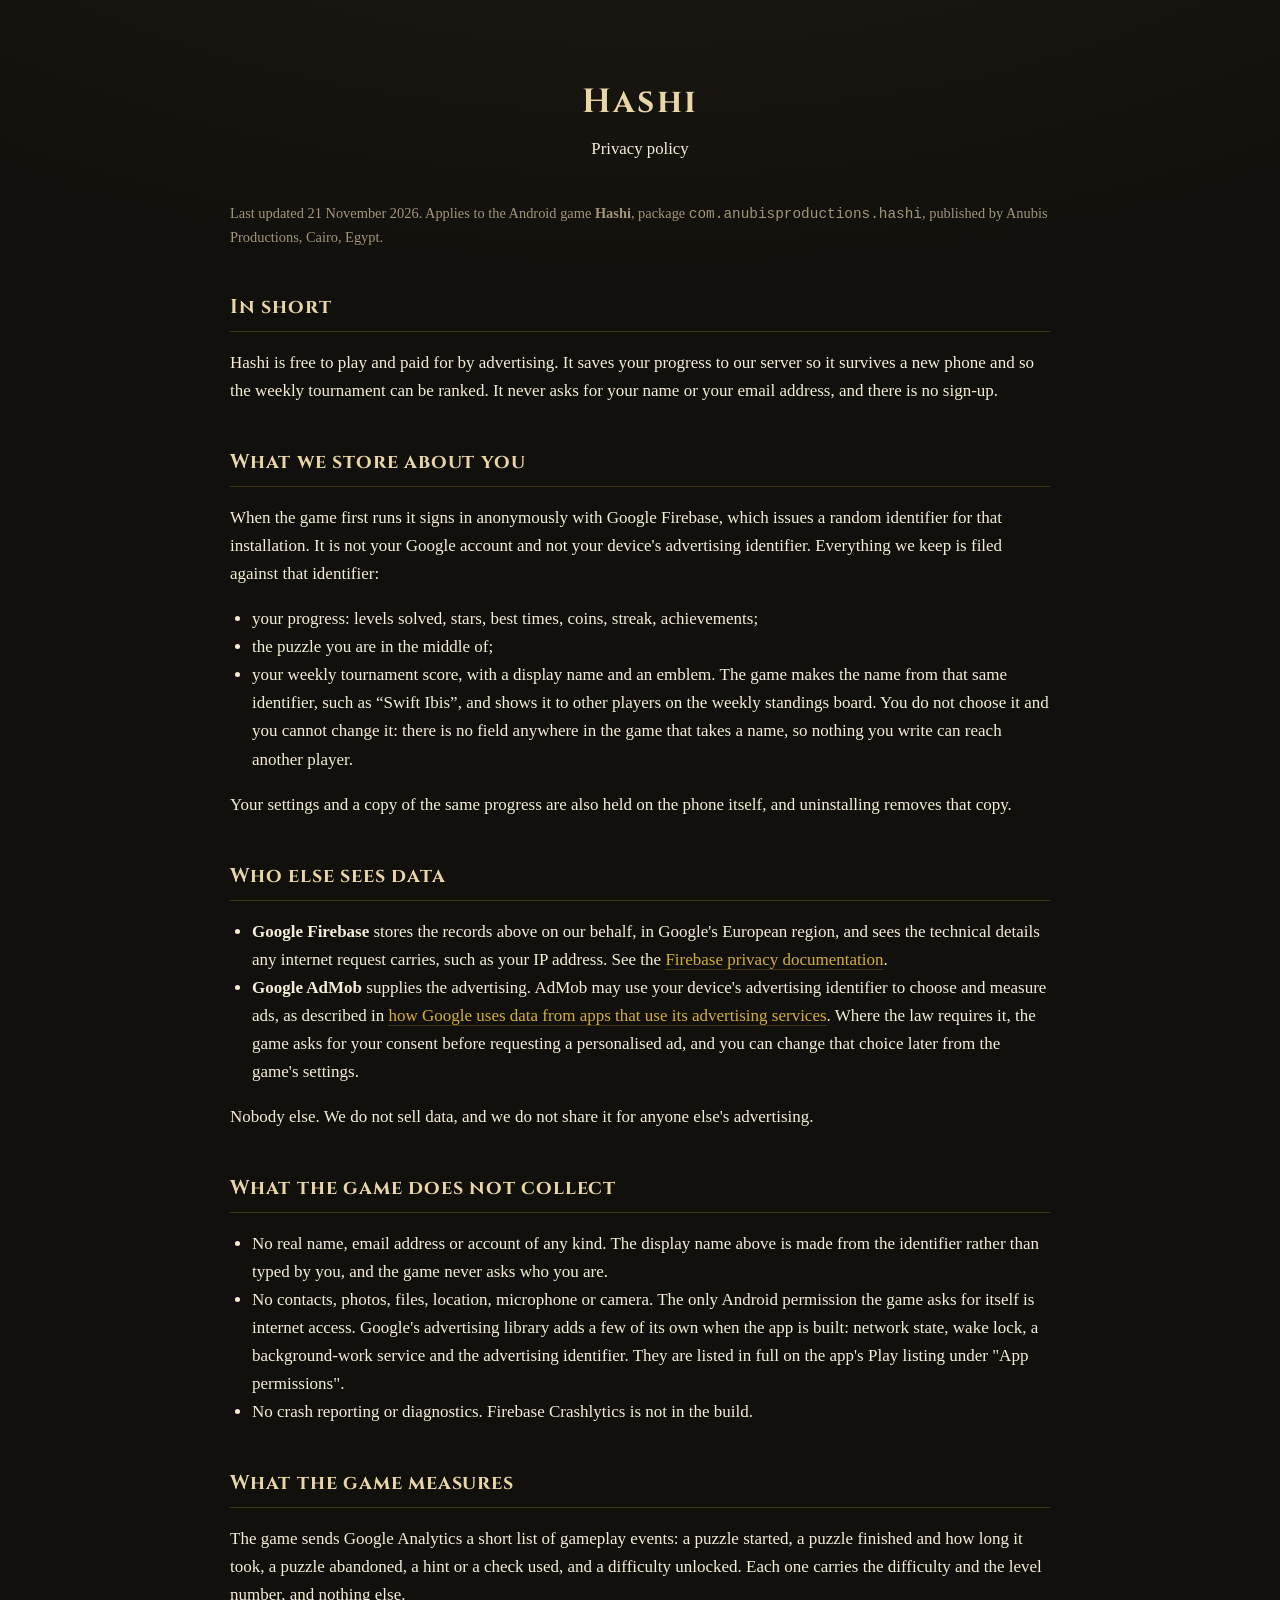
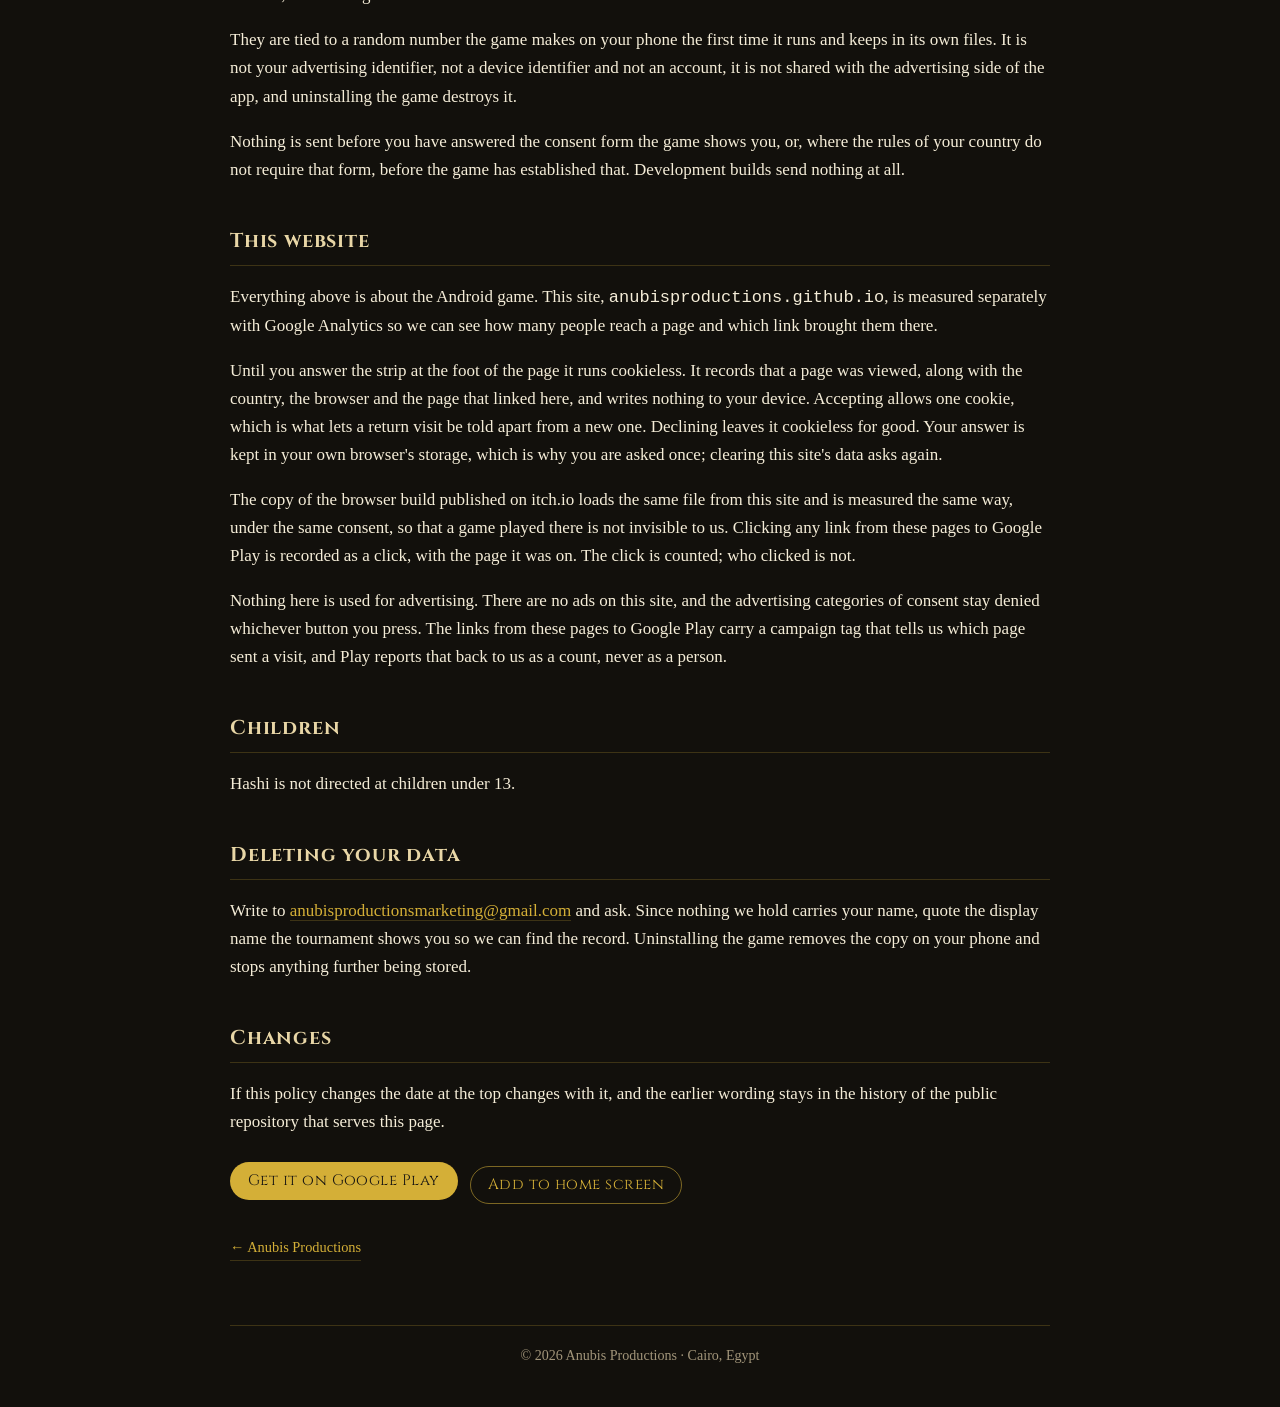
<file: privacy/hashi.html>
<!doctype html>
<html lang="en">
<head>
<meta charset="utf-8">
<meta name="viewport" content="width=device-width, initial-scale=1">
<title>Hashi privacy policy: Anubis Productions</title>
<meta name="description" content="What Hashi stores, what it sends, which advertising partner it uses, and how to have your data deleted.">
<link rel="canonical" href="https://anubisproductions.github.io/privacy/hashi.html">
<link rel="icon" sizes="32x32" href="../assets/anubis-icon-32.png">
<link rel="icon" sizes="256x256" href="../assets/anubis-icon-256.png">
<link rel="stylesheet" href="../style.css">

<meta property="og:type" content="article">
<meta property="og:site_name" content="Anubis Productions">
<meta property="og:url" content="https://anubisproductions.github.io/privacy/hashi.html">
<meta property="og:title" content="Hashi privacy policy">
<meta property="og:description" content="What Hashi stores, what it sends, which advertising partner it uses, and how to have your data deleted.">
<meta name="twitter:card" content="summary">

<!-- Measurement. Consent defaults to denied inside this file; see the
     privacy policy for what it records. -->
<link rel="manifest" href="/manifest.webmanifest">
<meta name="theme-color" content="#12100c">
<script src="/assets/analytics.js" defer></script>
<script src="/assets/install.js"></script>
</head>
<body>
<div class="wrap doc">

<header>
	<h1>Hashi</h1>
	<p class="tagline">Privacy policy</p>
</header>

<main>
	<p class="meta">Last updated 21 November 2026. Applies to the Android game
	<strong>Hashi</strong>, package <code>com.anubisproductions.hashi</code>,
	published by Anubis Productions, Cairo, Egypt.</p>

	<h2>In short</h2>
	<p>Hashi is free to play and paid for by advertising. It saves your progress to
	our server so it survives a new phone and so the weekly tournament can be ranked.
	It never asks for your name or your email address, and there is no sign-up.</p>

	<h2>What we store about you</h2>
	<p>When the game first runs it signs in anonymously with Google Firebase, which
	issues a random identifier for that installation. It is not your Google account and
	not your device's advertising identifier. Everything we keep is filed against that
	identifier:</p>
	<ul>
		<li>your progress: levels solved, stars, best times, coins, streak, achievements;</li>
		<li>the puzzle you are in the middle of;</li>
		<li>your weekly tournament score, with a display name and an emblem. The game
		makes the name from that same identifier, such as &ldquo;Swift Ibis&rdquo;, and
		shows it to other players on the weekly standings board. You do not choose it
		and you cannot change it: there is no field anywhere in the game that takes a
		name, so nothing you write can reach another player.</li>
	</ul>
	<p>Your settings and a copy of the same progress are also held on the phone itself,
	and uninstalling removes that copy.</p>

	<h2>Who else sees data</h2>
	<ul>
		<li><strong>Google Firebase</strong> stores the records above on our behalf, in
		Google's European region, and sees the technical details any internet request
		carries, such as your IP address. See the
		<a href="https://firebase.google.com/support/privacy">Firebase privacy
		documentation</a>.</li>
		<li><strong>Google AdMob</strong> supplies the advertising. AdMob may use your
		device's advertising identifier to choose and measure ads, as described in
		<a href="https://support.google.com/admob/answer/6128543">how Google uses data
		from apps that use its advertising services</a>. Where the law requires it, the
		game asks for your consent before requesting a personalised ad, and you can
		change that choice later from the game's settings.</li>
	</ul>
	<p>Nobody else. We do not sell data, and we do not share it for anyone else's
	advertising.</p>

	<h2>What the game does not collect</h2>
	<ul>
		<li>No real name, email address or account of any kind. The display name above
		is made from the identifier rather than typed by you, and the game never asks
		who you are.</li>
		<li>No contacts, photos, files, location, microphone or camera. The only Android
		permission the game asks for itself is internet access. Google's advertising
		library adds a few of its own when the app is built: network state, wake
		lock, a background-work service and the advertising identifier. They
		are listed in full on the app's Play listing under "App permissions".</li>
		<li>No crash reporting or diagnostics. Firebase Crashlytics is not in the build.</li>
	</ul>

	<h2 id="measure">What the game measures</h2>
	<p>The game sends Google Analytics a short list of gameplay events: a puzzle
	started, a puzzle finished and how long it took, a puzzle abandoned, a hint or a
	check used, and a difficulty unlocked. Each one carries the difficulty and the
	level number, and nothing else.</p>
	<p>They are tied to a random number the game makes on your phone the first time it
	runs and keeps in its own files. It is not your advertising identifier, not a
	device identifier and not an account, it is not shared with the advertising side
	of the app, and uninstalling the game destroys it.</p>
	<p>Nothing is sent before you have answered the consent form the game shows you,
	or, where the rules of your country do not require that form, before the game has
	established that. Development builds send nothing at all.</p>

	<h2 id="site">This website</h2>
	<p>Everything above is about the Android game. This site,
	<code>anubisproductions.github.io</code>, is measured separately with Google
	Analytics so we can see how many people reach a page and which link brought
	them there.</p>
	<p>Until you answer the strip at the foot of the page it runs cookieless. It
	records that a page was viewed, along with the country, the browser and the
	page that linked here, and writes nothing to your device. Accepting allows one
	cookie, which is what lets a return visit be told apart from a new one.
	Declining leaves it cookieless for good. Your answer is kept in your own
	browser's storage, which is why you are asked once; clearing this site's data
	asks again.</p>
	<p>The copy of the browser build published on itch.io loads the same file from
	this site and is measured the same way, under the same consent, so that a game
	played there is not invisible to us. Clicking any link from these pages to
	Google Play is recorded as a click, with the page it was on. The click is
	counted; who clicked is not.</p>
	<p>Nothing here is used for advertising. There are no ads on this site, and the
	advertising categories of consent stay denied whichever button you press. The
	links from these pages to Google Play carry a campaign tag that tells us which
	page sent a visit, and Play reports that back to us as a count, never as a
	person.</p>

	<h2>Children</h2>
	<p>Hashi is not directed at children under 13.</p>

	<h2>Deleting your data</h2>
	<p>Write to
	<a href="mailto:anubisproductionsmarketing@gmail.com">anubisproductionsmarketing@gmail.com</a>
	and ask. Since nothing we hold carries your name, quote the display name the
	tournament shows you so we can find the record. Uninstalling the game removes the
	copy on your phone and stops anything further being stored.</p>

	<h2>Changes</h2>
	<p>If this policy changes the date at the top changes with it, and the earlier
	wording stays in the history of the public repository that serves this page.</p>

	<p class="links"><a class="cta" href="https://play.google.com/store/apps/details?id=com.anubisproductions.hashi&amp;referrer=utm_source%3Danubis-site%26utm_medium%3Dweb%26utm_campaign%3Dprivacy">Get it on Google Play</a>
<button type="button" class="cta secondary" data-install hidden>Add to home screen</button></p>

	<a class="back" href="../index.html">← Anubis Productions</a>
</main>

<footer>
	© 2026 Anubis Productions · Cairo, Egypt
</footer>

</div>
</body>
</html>
</file>
<file: style.css>
/* Anubis Productions: one stylesheet, no frameworks, no third-party requests.
   Palette and type from shared/docs/pharaonic_style_guide.md. */

@font-face {
	font-family: "Cinzel";
	src: url("assets/cinzel.ttf") format("truetype");
	font-weight: 400 900;
	font-display: swap;
}

:root {
	--tomb: #1a1712;
	--tomb-deep: #12100c;
	--linen: #f5edd8;
	--sand: #e8d6a6;
	--gold: #d4af37;
	--lapis: #1e4e8c;
	--malachite: #1f7a4d;
	--dim: #a2957a;
	--line: rgba(212, 175, 55, 0.22);
}

* { box-sizing: border-box; }

body {
	margin: 0;
	background: radial-gradient(1200px 600px at 50% -10%, #241f17 0%, var(--tomb) 45%, var(--tomb-deep) 100%);
	color: var(--linen);
	font-family: Georgia, "Times New Roman", serif;
	font-size: 17px;
	line-height: 1.65;
	-webkit-text-size-adjust: 100%;
}

a { color: var(--gold); text-decoration: none; border-bottom: 1px solid var(--line); }
a:hover { border-bottom-color: var(--gold); }

.wrap { max-width: 860px; margin: 0 auto; padding: 0 20px; }

header { text-align: center; padding: 56px 0 24px; }
header img { width: 144px; height: auto; } /* the game's shield, portrait, so it is wider than 128 to keep the motto legible */
h1 {
	font-family: "Cinzel", Georgia, serif;
	font-size: 2.1rem;
	letter-spacing: 0.06em;
	margin: 18px 0 6px;
	color: var(--sand);
}
.tagline { color: var(--dim); margin: 0; font-size: 1.05rem; }

h2 {
	font-family: "Cinzel", Georgia, serif;
	font-size: 1.25rem;
	letter-spacing: 0.04em;
	color: var(--sand);
	margin: 40px 0 14px;
	padding-bottom: 8px;
	border-bottom: 1px solid var(--line);
}

h3 { font-family: "Cinzel", Georgia, serif; font-size: 1.05rem; margin: 0 0 4px; color: var(--linen); }

.apps { display: grid; gap: 18px; grid-template-columns: 1fr; }
@media (min-width: 680px) { .apps { grid-template-columns: 1fr 1fr; } }
.apps.one { grid-template-columns: 1fr; }

.app {
	background: rgba(245, 237, 216, 0.04);
	border: 1px solid var(--line);
	border-radius: 14px;
	padding: 20px;
	display: flex;
	gap: 16px;
	align-items: flex-start;
}
.app img { width: 56px; height: 56px; border-radius: 12px; flex: 0 0 auto; }
.app p { margin: 6px 0 10px; color: var(--dim); font-size: 0.95rem; }
.app .links { font-size: 0.9rem; }
.app .links a + a { margin-left: 14px; }

.badge {
	display: inline-block;
	font-family: "Cinzel", Georgia, serif;
	font-size: 0.7rem;
	letter-spacing: 0.08em;
	text-transform: uppercase;
	padding: 2px 8px;
	border-radius: 999px;
	border: 1px solid var(--line);
	color: var(--sand);
	vertical-align: middle;
	margin-left: 8px;
}
.badge.live { color: #8fd6ac; border-color: rgba(143, 214, 172, 0.4); }

footer {
	margin: 64px 0 40px;
	padding-top: 18px;
	border-top: 1px solid var(--line);
	color: var(--dim);
	font-size: 0.88rem;
	text-align: center;
}

/* Privacy pages */
.doc p, .doc li { color: var(--linen); }
.doc ul { padding-left: 22px; }
.doc .meta { color: var(--dim); font-size: 0.9rem; }
.back { display: inline-block; margin: 28px 0 0; font-size: 0.9rem; }

/* Play online */
.app .links a.cta,
button.cta {
	cursor: pointer;
	display: inline-block;
	background: var(--gold);
	color: #1a1712;
	border: 0;
	border-radius: 999px;
	padding: 9px 18px;
	font-family: "Cinzel", Georgia, serif;
	font-size: 0.95rem;
	letter-spacing: 0.03em;
	line-height: 1.3;
	vertical-align: middle;
	margin-right: 6px;
}
.app .links a.cta:hover,
button.cta:hover { filter: brightness(1.08); }

/* The same button outside the app card. The rule above is scoped to
   `.app .links`, so the class quietly did nothing on any other page, which is
   how the puzzle pages ended up with their main action rendered as plain
   text. */
a.cta {
	display: inline-block;
	background: var(--gold);
	color: #1a1712;
	border: 0;
	border-radius: 999px;
	padding: 9px 18px;
	font-family: "Cinzel", Georgia, serif;
	font-size: 0.95rem;
	letter-spacing: 0.03em;
	line-height: 1.3;
	vertical-align: middle;
	text-decoration: none;
}
a.cta:hover { filter: brightness(1.08); }

/* Secondary call to action: the browser build and the home-screen offer sit
   beside the store link, so one of them has to be quieter. Quieter, not
   foreign: same pill, same Cinzel, same size, same height, gold instead of
   gold-filled. A <button> that keeps any of the browser's own chrome reads as
   part of the page's furniture rather than as the twin of the button next to
   it, which is why every one of those properties is set rather than left. */
.cta.secondary,
button.cta.secondary,
.app .links a.cta.secondary,
.doc .links a.cta.secondary {
	background: transparent;
	color: var(--gold);
	border: 1px solid rgba(212, 175, 55, 0.55);
	/* A pixel off each end pays for the border, so an outlined button and a
	   filled one standing side by side are the same height. */
	padding: 8px 17px;
}
.cta.secondary:hover,
button.cta.secondary:hover,
.app .links a.cta.secondary:hover,
.doc .links a.cta.secondary:hover {
	border-color: var(--gold);
	background: rgba(212, 175, 55, 0.1);
	filter: none;
}

/* The how-to-play page reuses .links outside an .app card. */
.doc .links { margin: 26px 0 0; }
.doc .links a.cta {
	display: inline-block;
	background: var(--gold);
	color: #1a1712;
	border: 0;
	border-radius: 999px;
	padding: 9px 18px;
	font-family: "Cinzel", Georgia, serif;
	font-size: 0.95rem;
	letter-spacing: 0.03em;
	line-height: 1.3;
	vertical-align: middle;
	margin: 0 8px 8px 0;
}
.doc h3 { margin: 26px 0 6px; color: var(--sand); }
.doc ol { padding-left: 22px; }
</file>
